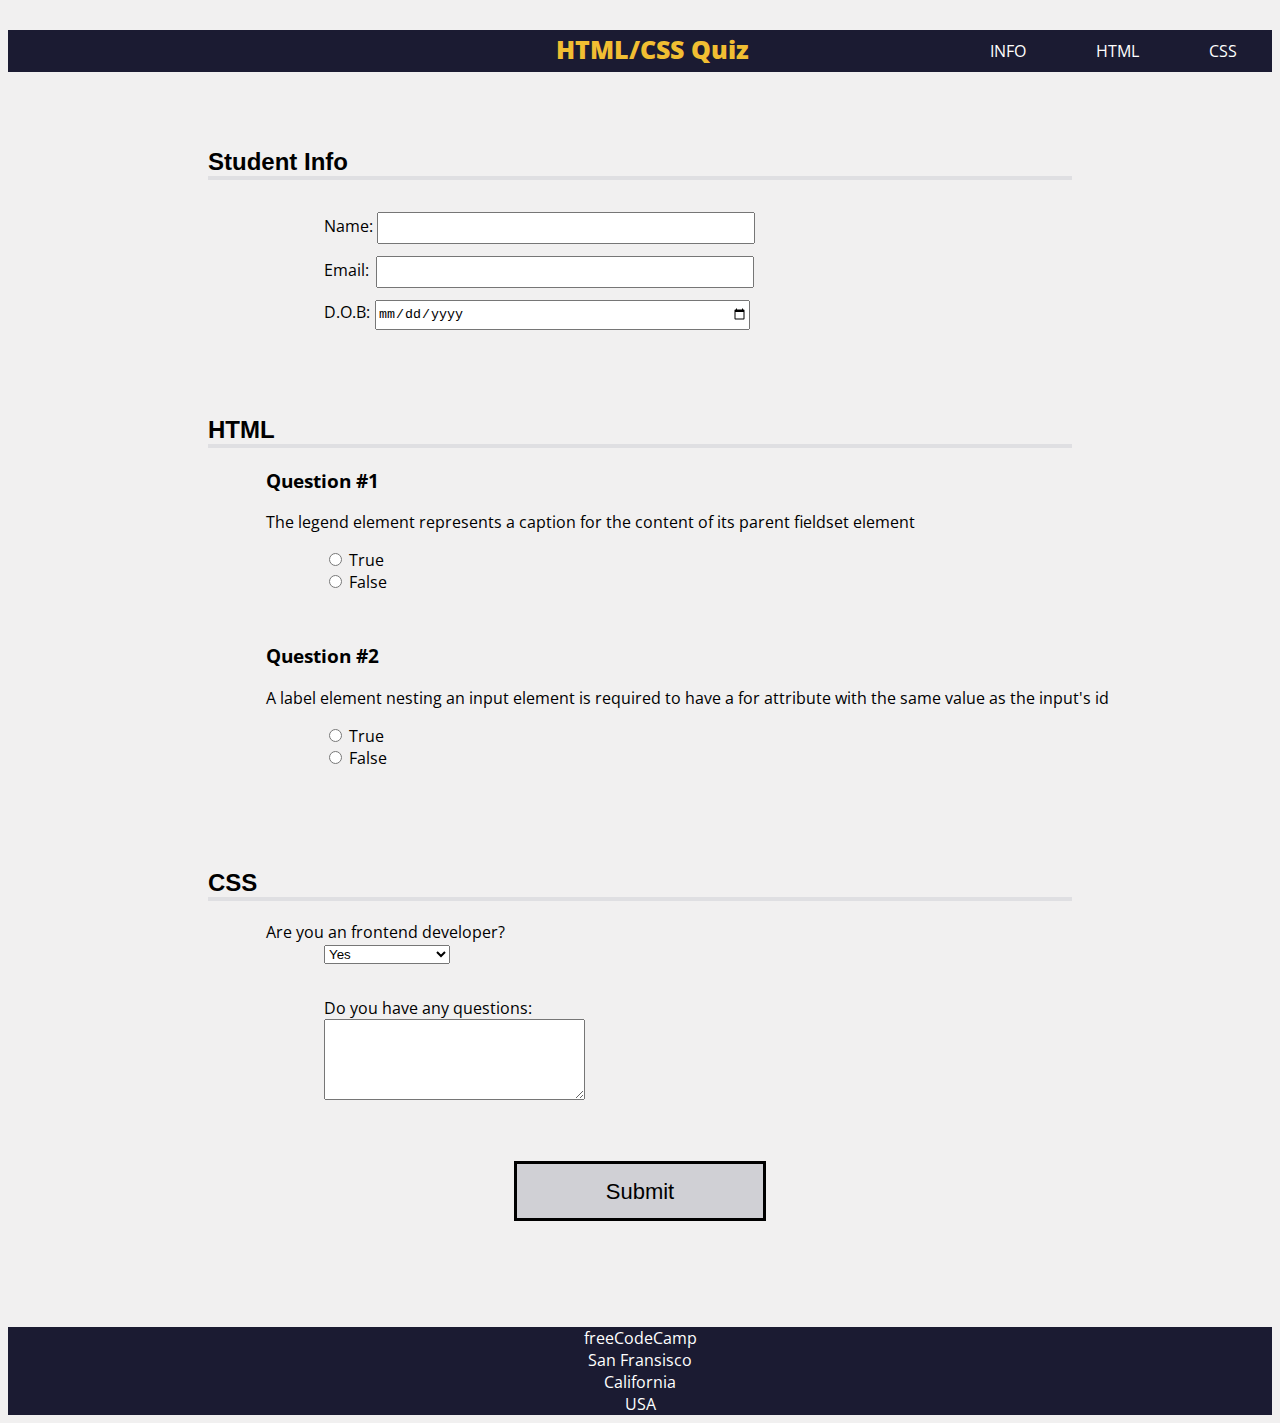
<file: Accessibility using Quiz/index.html>
<!DOCTYPE html>
<html lang="en">
<head>
    <meta charset="UTF-8">
    <meta http-equiv="X-UA-Compatible" content="IE=edge">
    <meta name="viewport" content="width=device-width, initial-scale=1.0">
    <link rel="stylesheet" href="styles.css">
    <link rel="stylesheet" href="https://fonts.googleapis.com/css?family=Open+Sans:400,700,800">
    <title> Accessibility using Quiz </title>
</head>
<body>

    <div class="position-main">
    <h1> <span class="heading">HTML/CSS Quiz</span> </h1>
    <ul>
        <li> <a class="right" href="#css" accesskey="c">CSS</a> </li>
        <li> <a class="right" href="#html" accesskey="h">HTML</a> </li>
        <li> <a class="right" href="#info" accesskey="i">INFO</a> </li>
    </ul>
    </div>

    <div class="student-info">
    <h2 id="info"> Student Info</h2>
    <div class="divider"></div>
    <form action="httpbin.org.get" method="get">
        <label for="name"> Name:
        <input type="text" name="name" id="name">
        </label> <br>
        <label for="email"> Email:
            <input type="email" name="email" id="email">
        </label> <br>
        <label for="dob"> D.O.B:
            <input type="date" name="dob" value="dob" id="dob">
        </label> <br>
    
    </form>
    </div> <br><br><br>

    <div class="html-questions">
        <h2 id="html"> HTML </h2>
        <div class="divider"></div>
        <h3 class="spacing"> Question #1 </h3>
        <p class="spacing"> The legend element represents a caption for the content of its parent fieldset element </p>
        
        <form action="httpbin.org/get" method="get">
            <label for="question-one">
            <input type="radio" name="question-one" id="question-one", value="question-one"> True
            </label> <br>
            <label for="question-two">
                <input type="radio" name="question-two" id="question-two", value="question-two"> False 
            </label>
        </form>
    </div>

    <div class="html-questions">
        <h3 class="spacing" style="margin-top: 50px;"> Question #2 </h3>
        <p class="spacing"> A label element nesting an input element is required to have a for attribute with the same value as the input's id
        </p>
        
        <form action="httpbin.org/get" method="get">
            <label for="question-one">
            <input type="radio" name="question-one" id="question-one", value="question-one"> True
            </label> <br>
            <label for="question-two">
                <input type="radio" name="question-two" id="question-two", value="question-two"> False 
            </label>
        </form>
    </div>

    <div class="css-questions">
        <h2 style="margin-top: 100px;" id="css"> CSS </h2>
        <div class="divider"></div>
        <p class="spacing"> Are you an frontend developer? </p>
        <label for="yes-no">
        <select id="yes-no", value="yes-no", name="yes-no" required>
            <option> Yes </option>
            <option> No </option>
        </select>
        <p> Do you have any questions:</p>
        <textarea name="review" id="review" cols="30" rows="5"></textarea>
        </label>
    </div>

    <input type="submit" value="Submit" id="submit">
<br><br><br>
    <footer>
        <p> freeCodeCamp </p>
        <p> San Fransisco </p>
        <p> California </p>
        <p> USA </p>
    </footer>

</body>
</html>
</file>
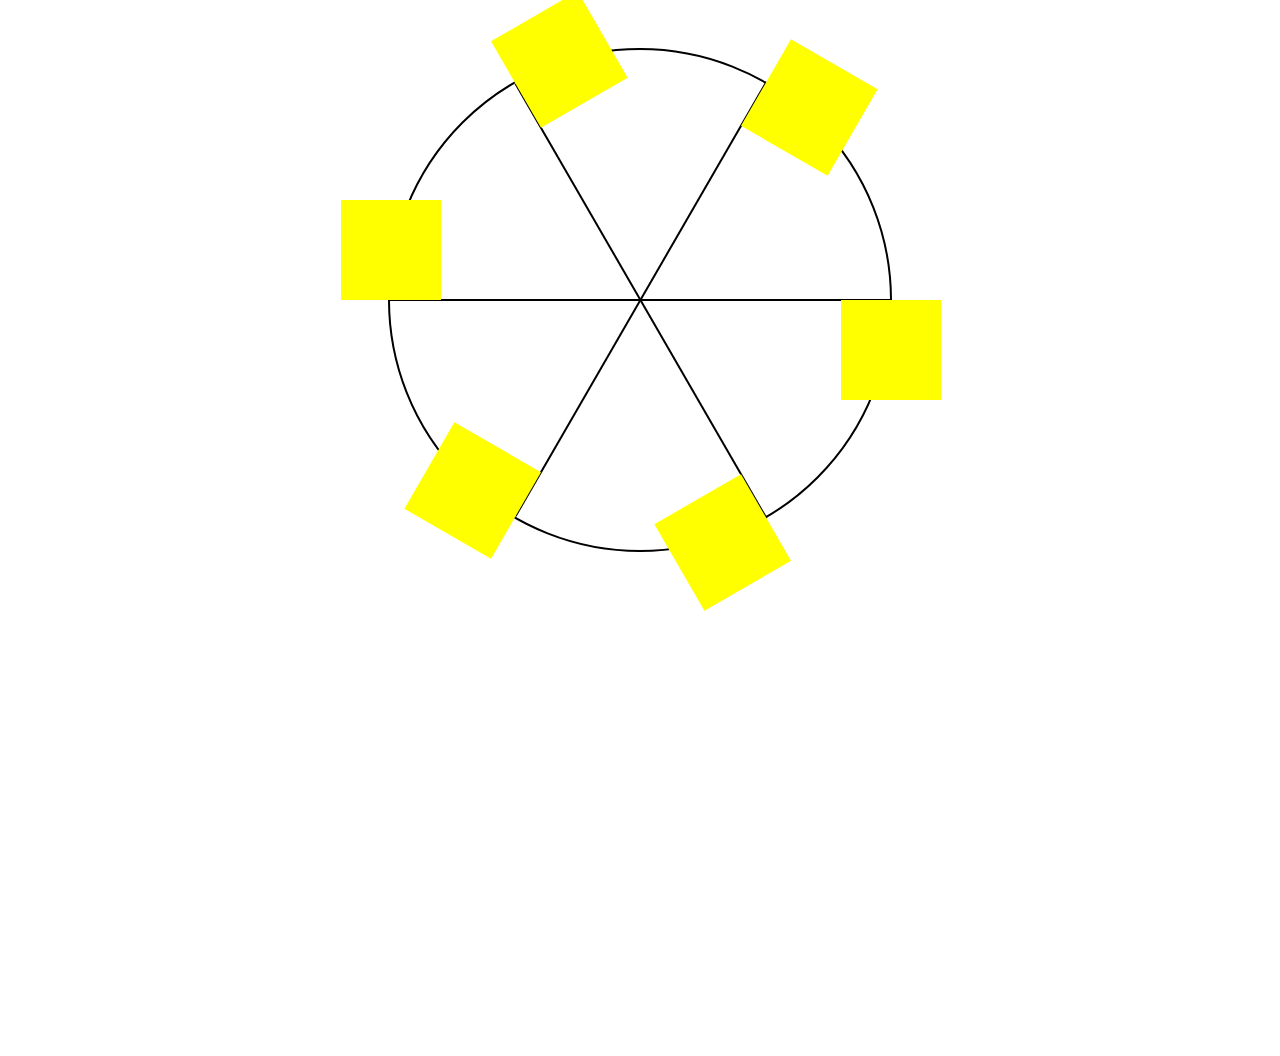
<file: Animation using Ferris Wheel/index.html>
<!DOCTYPE html>
<html lang="en">
<head>
    <meta charset="UTF-8">
    <meta http-equiv="X-UA-Compatible" content="IE=edge">
    <meta name="viewport" content="width=device-width, initial-scale=1.0">
    <link rel="stylesheet" href="styles.css">
    <title> Animation using Ferris Wheel </title>
</head>
<body>
    
    <main>
        <div class="circle">
            <div id="line-1">
                <div id="square-1"></div>
                <div id="square-2"></div>
            </div>
            
            <div id="line-2">
                <div id="square-3"></div>
                <div id="square-4"></div>
            </div>
            <div id="line-3">
                <div id="square-5"></div>
                <div id="square-6"></div>
            </div>
        </div>
    </main>

</body>
</html>
</file>
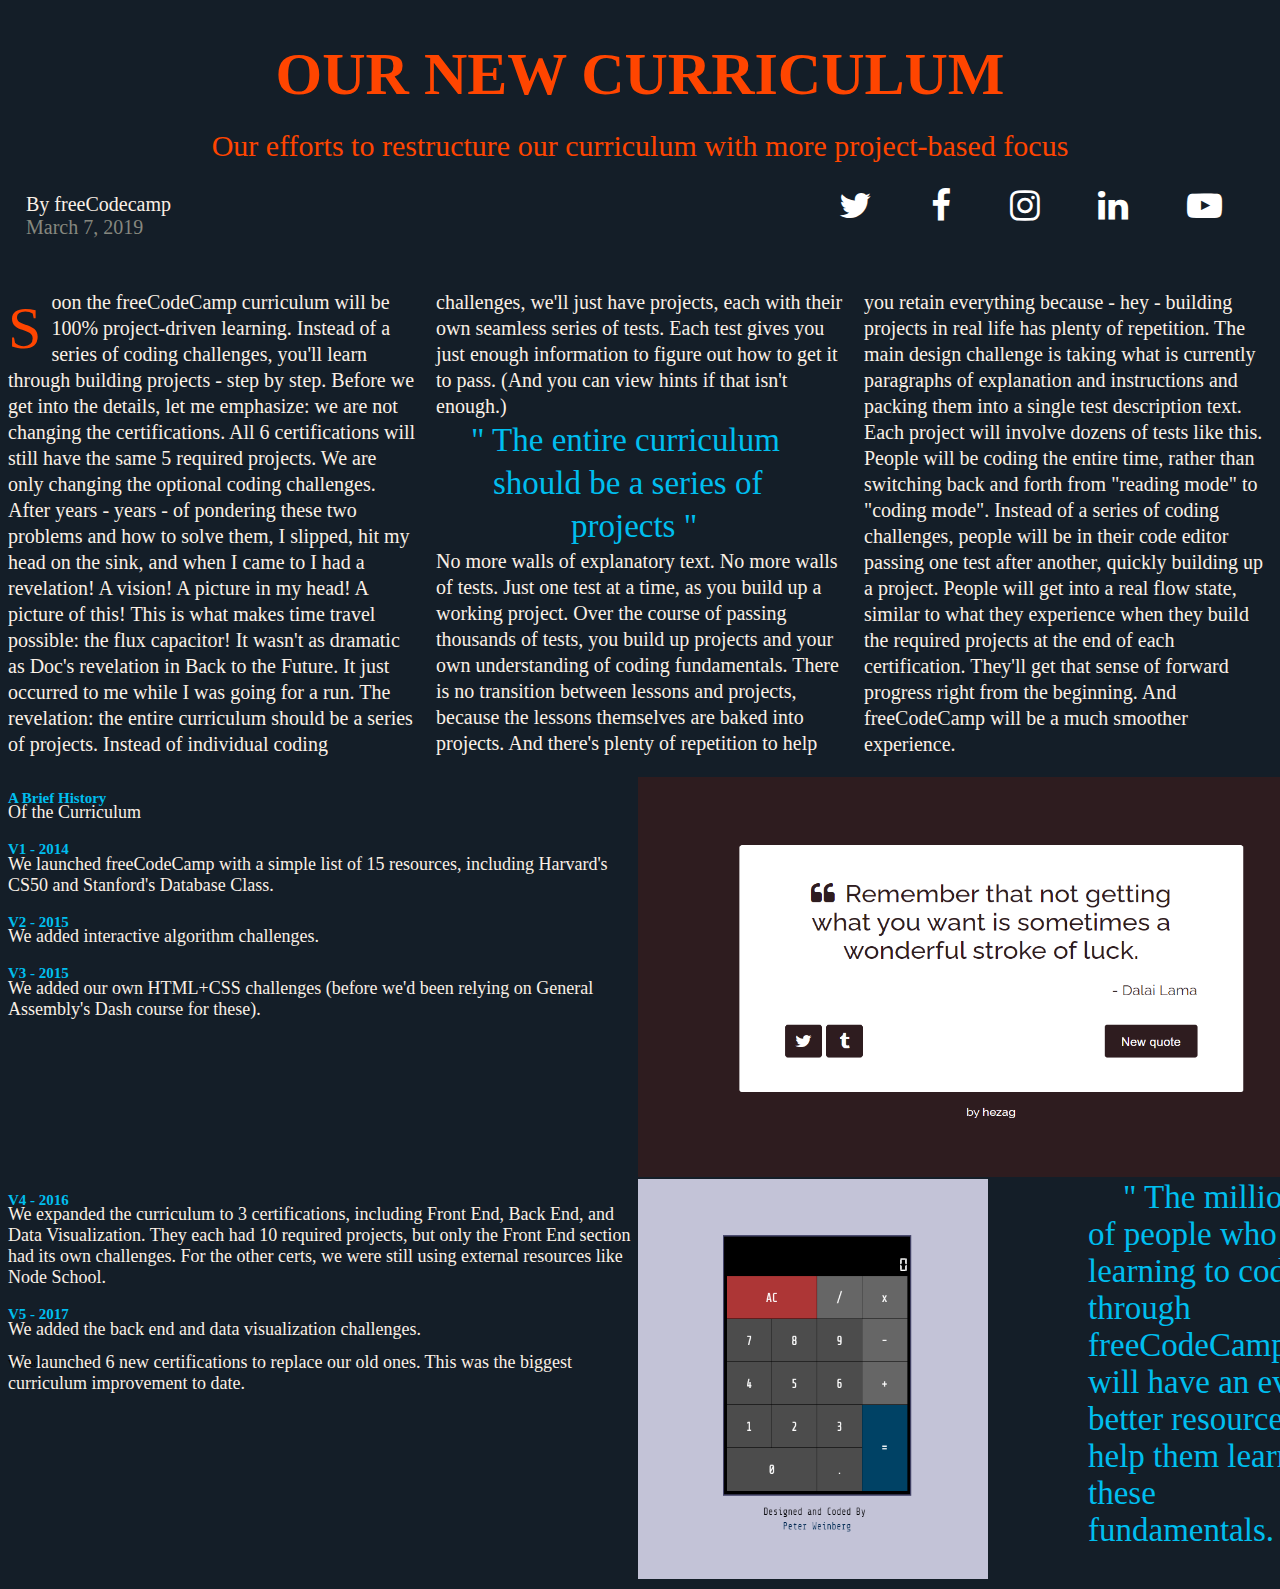
<file: CSS grid by magazine/index.html>
<!DOCTYPE html>
<html lang="en">
<head>
    <meta charset="UTF-8">
    <meta http-equiv="X-UA-Compatible" content="IE=edge">
    <meta name="viewport" content="width=device-width, initial-scale=1.0">
    <link rel="stylesheet" href="styles.css">
    <link rel="stylesheet" href="https://cdnjs.cloudflare.com/ajax/libs/font-awesome/4.7.0/css/font-awesome.min.css">
    <title> Magazine </title>
</head>
<body>

    <!-- <div id="image">
        <img src="../img/freeCodecamp.jpg" alt="freeCodecamp logo">
    </div> -->
    <h1> OUR NEW CURRICULUM </h1>
    <p id="description"> Our efforts to restructure our curriculum with more project-based focus </p>
    <div id="description-2">
        By freeCodecamp <br><span>March 7, 2019</span>
    </div>

    <ul>
        <span class="icons">
        <li> <a href="https://www.twitter.com" target="_blank"> <i class="fa fa-twitter ">  </i> </a> </li>
        <li> <a href="https://www.twitter.com" target="_blank"> <i class="fa fa-facebook"></i> </a> </li>
        <li> <a href="https://www.twitter.com" target="_blank"> <i class="fa fa-instagram"></i> </a> </li>
        <li> <a href="https://www.twitter.com" target="_blank"> <i class="fa fa-linkedin" ></i> </a> </li>
        <li> <a href="https://www.twitter.com" target="_blank"> <i class="fa fa-youtube-play"></i> </a> </li>
        </span>
    </ul>

    <p id="para">Soon the freeCodeCamp curriculum will be 100% project-driven learning. Instead of a series of coding challenges, you'll learn through building projects - step by step. Before we get into the details, let me emphasize: we are not changing the certifications. All 6 certifications will still have the same 5 required projects. We are only changing the optional coding challenges.
        After years - years - of pondering these two problems and how to solve them, I slipped, hit my head on the sink, and when I came to I had a revelation! A vision! A picture in my head! A picture of this! This is what makes time travel possible: the flux capacitor!    
        It wasn't as dramatic as Doc's revelation in Back to the Future. It just occurred to me while I was going for a run. The revelation: the entire curriculum should be a series of projects. Instead of individual coding challenges, we'll just have projects, each with their own seamless series of tests. Each test gives you just enough information to figure out how to get it to pass. (And you can view hints if that isn't enough.) <br>
        <span class="emphasis">" The entire curriculum</span> <br><span class="emphasis emphasis-pos-1"> should be a series of <br></span> <span class="emphasis emphasis-pos-2"> projects " </span> <br>
        No more walls of explanatory text. No more walls of tests. Just one test at a time, as you build up a working project. Over the course of passing thousands of tests, you build up projects and your own understanding of coding fundamentals. There is no transition between lessons and projects, because the lessons themselves are baked into projects. And there's plenty of repetition to help you retain everything because - hey - building projects in real life has plenty of repetition.        
        The main design challenge is taking what is currently paragraphs of explanation and instructions and packing them into a single test description text. Each project will involve dozens of tests like this. People will be coding the entire time, rather than switching back and forth from "reading mode" to "coding mode".
        Instead of a series of coding challenges, people will be in their code editor passing one test after another, quickly building up a project. People will get into a real flow state, similar to what they experience when they build the required projects at the end of each certification. They'll get that sense of forward progress right from the beginning. And freeCodeCamp will be a much smoother experience.
    </p>

    <div class="grid-container">
        <div> <h2 class="color">A Brief History</h2> <p class="margin1 margin-para">Of the Curriculum</p>
        <h2 class="color">V1 - 2014</h2>
        <p class="margin1 margin-para">We launched freeCodeCamp with a simple list of 15 resources, including Harvard's CS50 and Stanford's Database Class.</p>
        <h2 class="color">V2 - 2015</h2>
        <p class="margin1 margin-para">We added interactive algorithm challenges.</p>
        <h2 class="color">V3 - 2015</h2>
        <p class="margin1 margin-para">We added our own HTML+CSS challenges (before we'd been relying on General Assembly's Dash course for these).</p>
        </div>
        <div id="grid-1"> <img src="../img/grid-project-image-1.png" style="width: 700px; height: 400px;"></div>
        <div>
           <h2 class="color"> V4 - 2016 </h2>
           <p class="margin-para margin1"> We expanded the curriculum to 3 certifications, including Front End, Back End, and Data Visualization. They each had 10 required projects, but only the Front End section had its own challenges. For the other certs, we were still using external resources like Node School.</p>
           <h2 class="color"> V5 - 2017 </h2>
           <p class="margin-para margin1"> We added the back end and data visualization challenges.</p>
           <h2 class="color"></h2> V6 - 2018 </h2>
           <p class="margin-para margin1"> We launched 6 new certifications to replace our old ones. This was the biggest curriculum improvement to date.</p>
        </div>
        <div> <img src="../img/grid-project-image-2.png" style="width: 350px; height: 400px;"></div>
        <div> <span class="emphasis">" The millions of people who are learning to code through freeCodeCamp will have an even better resource to help them learn these fundamentals. "</span> </div>
    </div>

</body>
</html>
</file>
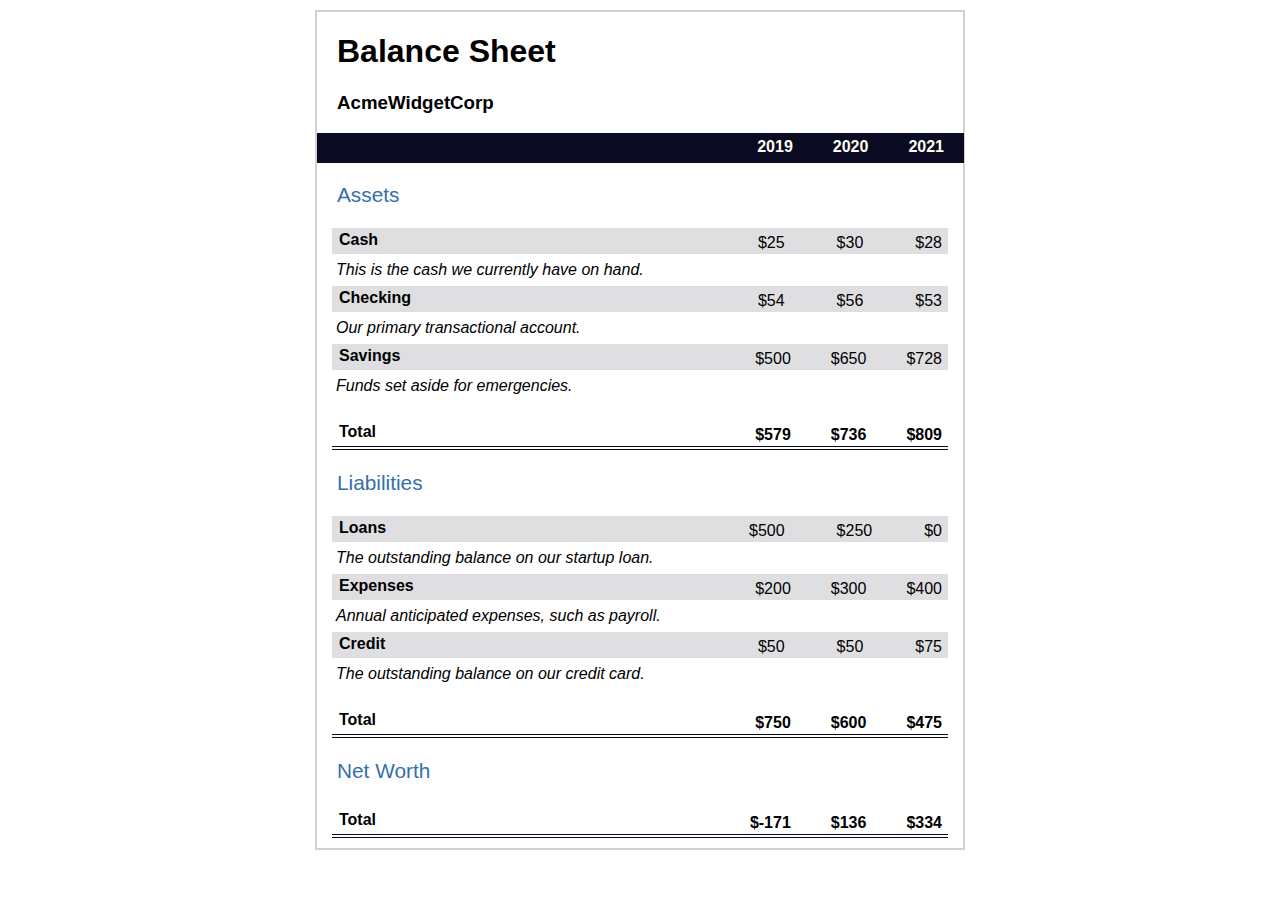
<file: More Pseudo Selectors using Balance Sheet/index.html>
<!DOCTYPE html>
<html lang="en">
<head>
    <meta charset="UTF-8">
    <meta http-equiv="X-UA-Compatible" content="IE=edge">
    <meta name="viewport" content="width=device-width, initial-scale=1.0">
    <link rel="stylesheet" href="https://fonts.googleapis.com/css?family=Open+Sans:400,700,800">
    <link rel="stylesheet" href="styles.css">
    <title> More CSS selectors using Balance Sheet </title>
</head>
<body>
    
    <header>
    <h1> Balance Sheet </h1>
    <h3> AcmeWidgetCorp</h3>
    <nav>
        <ul>
            <li> <strong>2019</strong> </li>
            <li> <strong>2020</strong> </li>
            <li> <strong>2021</strong> </li>
        </ul>
    </nav>
    </header>

    <main>
        
        <section>
        <h3 class="assets"> Assets </h3>
        <p class="coloring margin-class"> <span class="bold">Cash</span> <span class="right">$28</span> <span class="right">$30</span> <span class="right">$25</span> </p>
        <p id="text"> <em> This is the cash we currently have on hand.</em> </p>
        <p class="coloring margin-class"> <span class="bold">Checking</span> <span class="right">$53</span> <span class="right">$56</span> <span class="right">$54</span> </p>
        <p id="text"> <em> Our primary transactional account. </em> </p>
        <p class="coloring margin-class"> <span class="bold">Savings</span> <span class="right-three">$728</span> <span class="right-three">$650</span> <span class="right-three">$500</span> </p>
        <p id="text"> <em> Funds set aside for emergencies. </em> </p>
        <p class="final-element"> <span class="bold">Total</span> <span class="right-three bold">$809</span> <span class="right-three bold">$736</span> <span class="right-three bold">$579</span> </p>
        </section>

        <section>
            <h3 class="assets"> Liabilities </h3>
            <p class="coloring margin-class"> <span class="bold">Loans</span> <span class="right">$0</span> <span class="right">$250</span> <span class="right">$500</span> </p>
            <p id="text"> <em> The outstanding balance on our startup loan.</em> </p>
            <p class="coloring margin-class"> <span class="bold">Expenses</span> <span class="right-three">$400</span> <span class="right-three">$300</span> <span class="right-three">$200</span> </p>
            <p id="text"> <em> Annual anticipated expenses, such as payroll. </em> </p>
            <p class="coloring margin-class"> <span class="bold">Credit</span> <span class="right">$75</span> <span class="right">$50</span> <span class="right">$50</span> </p>
            <p id="text"> <em> The outstanding balance on our credit card. </em> </p>
            <p class="final-element"> <span class="bold">Total</span> <span class="right-three bold">$475</span> <span class="right-three bold">$600</span> <span class="right-three bold">$750</span> </p>
        </section>

        <section>
            <h3 class="assets"> Net Worth </h3>
            <p class="final-element"> <span class="bold">Total</span> <span class="right-three bold">$334</span> <span class="right-three bold">$136</span> <span class="right-three bold">$-171</span> </p>
        </section>
    </main>


</body>
</html>
</file>
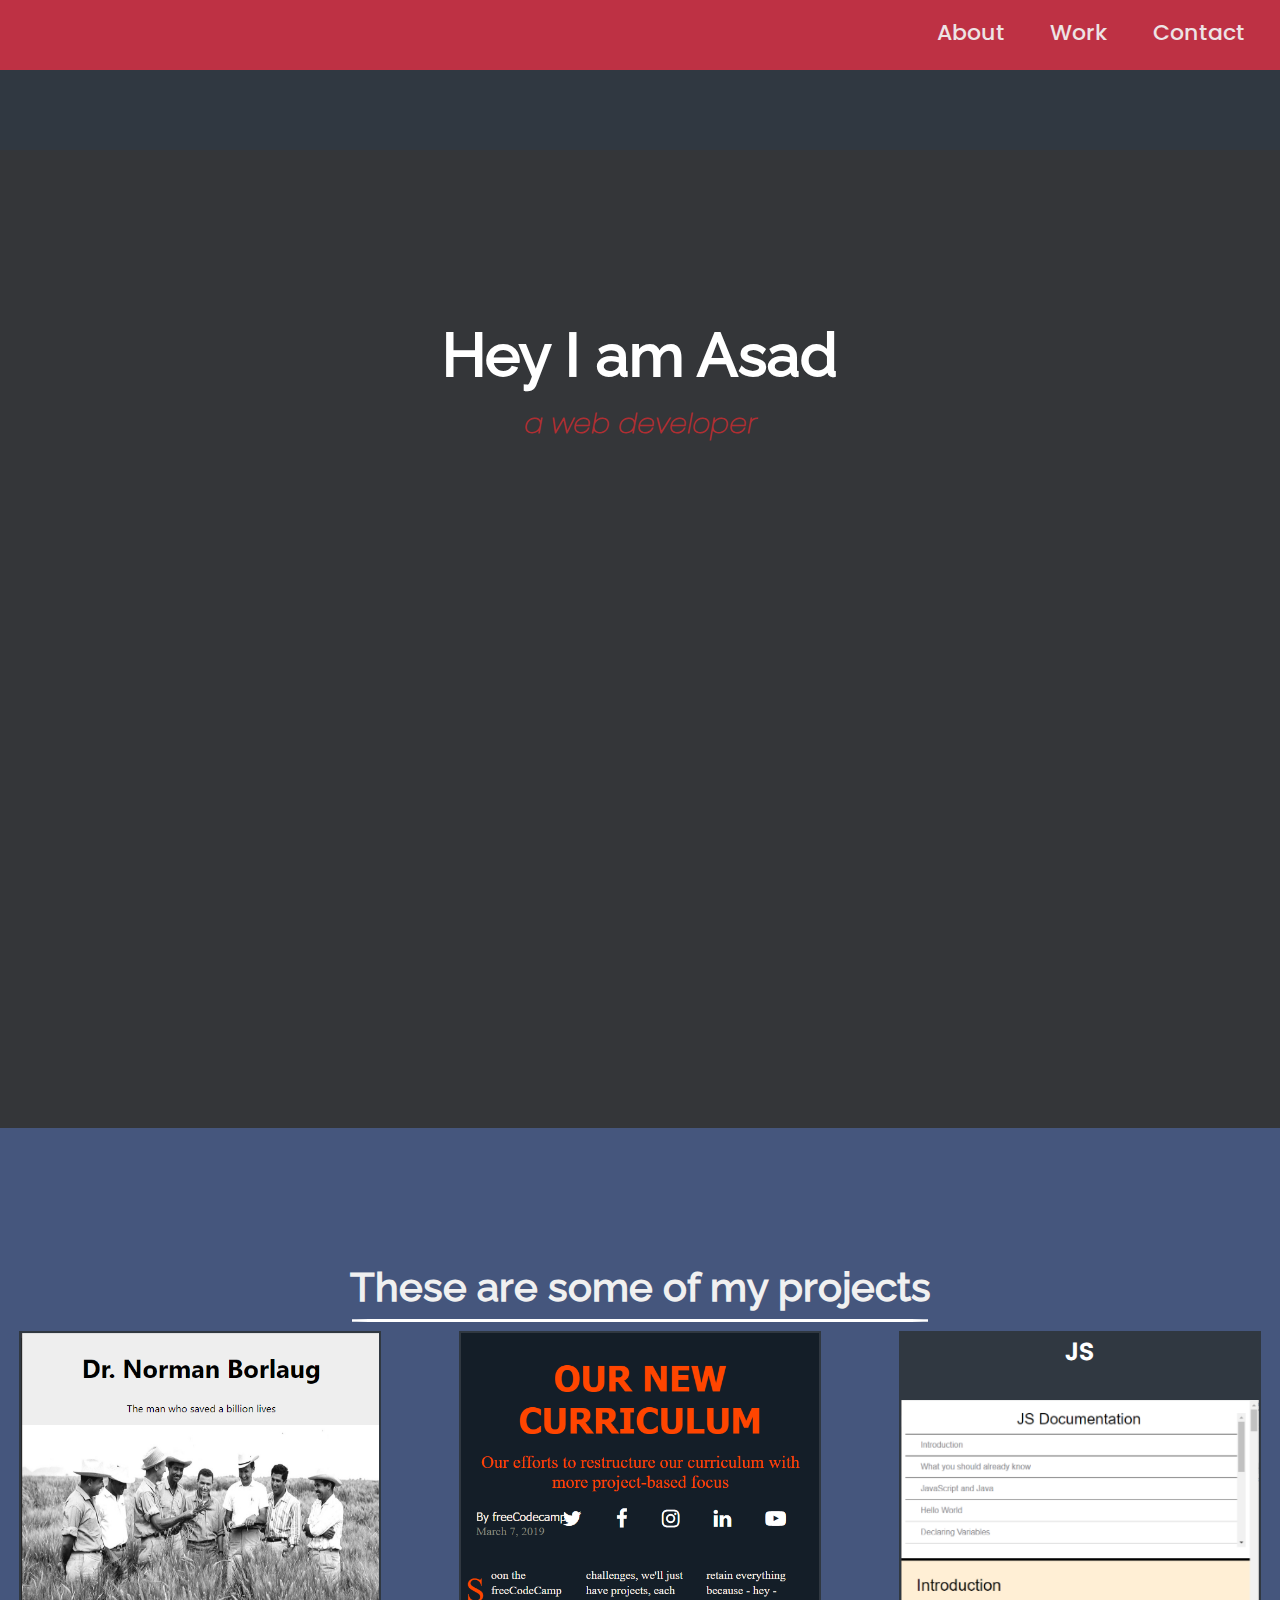
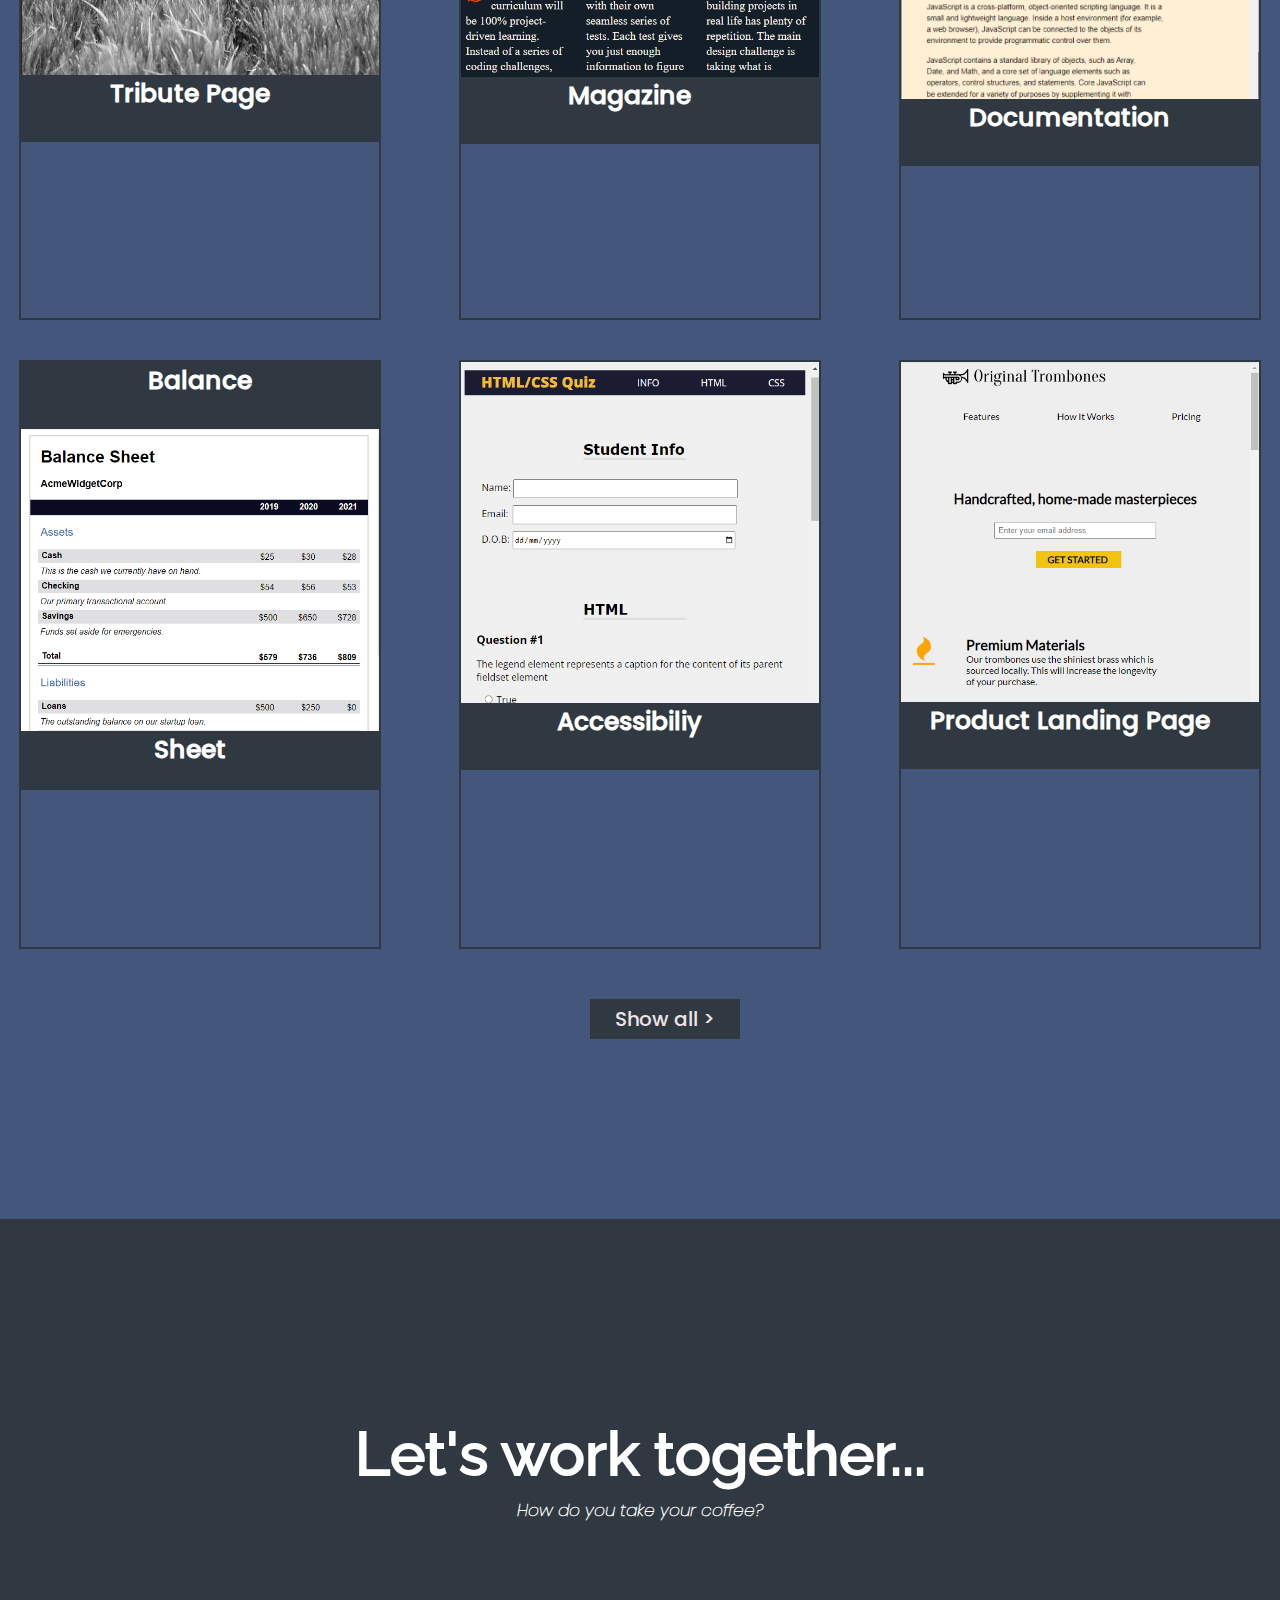
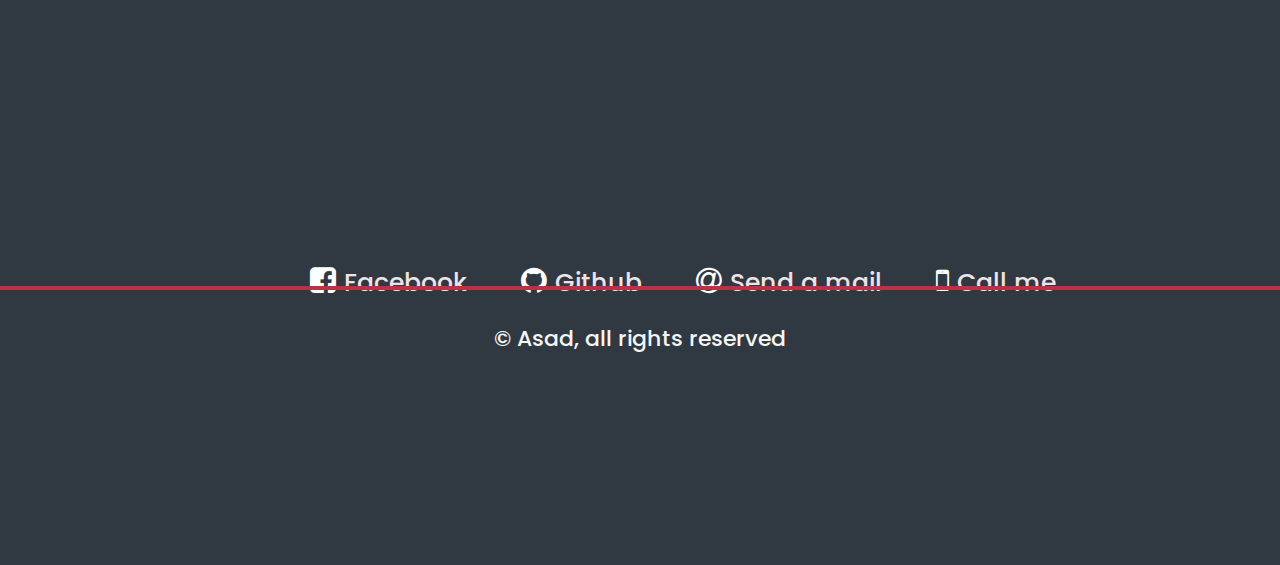
<file: Personal Portfolio Webpage/index.html>
<!DOCTYPE html>
<html lang="en">
<head>
    <meta charset="UTF-8">
    <meta http-equiv="X-UA-Compatible" content="IE=edge">
    <meta name="viewport" content="width=device-width, initial-scale=1.0">
    <link rel="stylesheet" href="https://cdnjs.cloudflare.com/ajax/libs/font-awesome/4.7.0/css/font-awesome.min.css">
    <link rel="stylesheet" href="styles.css">
    <title> Personal Porfolio </title>
</head>

<body>

    <header id="about">
        <nav>
            <ul>
                <li> <a href="#about"> About </a></li>
                <li> <a href="#work"> Work </a></li>
                <li> <a href="#contact"> Contact </a></li>
            </ul>
        </nav>
        <h1> Hey I am Asad</h1> <br>
        <h2> a web developer</h2>
    </header>

    <main id="work">
        
        <h1 id="heading2"> These are some of my projects </h1>
        <div id="divider"></div>
        <br><br><br><br><br><br><br>
        
        <section class="project">
            
            <div class="projects">
                <a href="file:///E:/CSS/CSS%20Projects/Tribute%20Page%20Project/index.html" target="_blank">
                    <img src="img/Project Images/2.png" alt="Tribute Page">
                    <h3 class="base-title text">  <span class="code">&lt;</span> Tribute Page <span class="code"> &#47; &gt;</span></h3>
                </a>           
            </div>

            <div class="projects">
                <a href="file:///E:/CSS/CSS%20Projects/CSS%20grid%20by%20magazine/index.html" target="_blank">
                    <img src="img/Project Images/3.png" alt="Magazine">
                    <h3 class="base-title text"> <span class="code">&lt;</span>  Magazine <span class="code"> &#47; &gt;</span></h3>
                </a>
            </div>

            <div class="projects">
                <a href="file:///E:/CSS/CSS%20Projects/Technical%20Documentation%20project/index.html" target="_blank">
                    <h3 class="top-base-title text"> JS </h3>
                    <img src="img/Project Images/4.png" alt="documentation">
                    <h3 class="base-title2 text"> <span class="code">&lt;</span>  Documentation <span class="code"> &#47; &gt;</span></h3>
                </a>    
            </div>
            
            <div class="projects">
                <a href="file:///E:/CSS/CSS%20Projects/More%20Pseudo%20Selectors%20using%20Balance%20Sheet/index.html" target="_blank">
                    <h3 class="top-base-title text"> Balance </h3>
                    <img src="img/Project Images/5.png" alt="Balance Sheet">
                    <h3 class="base-title3 text"> <span class="code">&lt;</span>  Sheet <span class="code"> &#47; &gt;</span></h3>
                </a>
            </div>

            <div class="projects">
                <a href="file:///E:/CSS/CSS%20Projects/Accessibility%20using%20Quiz/index.html" target="_blank">
                    <img src="img/Project Images/accessibility.png" alt="Accessibiliy using Quiz">
                    <h3 class="base-title4 text"> <span class="code">&lt;</span> Accessibiliy <span class="code"> &#47; &gt;</span></h3> 
                </a>
            </div>

            <div class="projects">
                <a href="file:///E:/CSS/CSS%20Projects/Product%20Landing%20Page/index.html" target="_blank">
                    <img src="img/Project Images/product-landing-page.png" alt="Product Landing Page">
                    <h3 class="base-title4 text"> <span class="code">&lt;</span>  Product Landing Page <span class="code"> &#47; &gt;</span></h3>
                </a>
            </div>
        </section>

        <section>
            <button> <a href="../Projects Gallery/index.html" target="_blank">Show all &gt;</a></button>
        </section>

        <section id="contact">
            <h1> Let's work together...</h1> <br>
            <h2> How do you take your coffee?</h2>
        </section>

        <section>
            <ul>
                <li class="fa fa-facebook-square"> <a href="https://www.facebook.com"> Facebook </a></li>
                <li class="fa fa-github"> <a href=""> Github </a></li>
                <li class="fa fa-at"> <a href="mailto:admin@website.com"> Send a mail </a></li>
                <li class="fa fa-mobile"> <a href="tel:+92"> Call me </a></li>
            </ul>
        </section>

    </main>

        <hr>
        <footer>
           <p> &copy; Asad, all rights reserved</p>
        </footer>

</body>

</html>
</file>
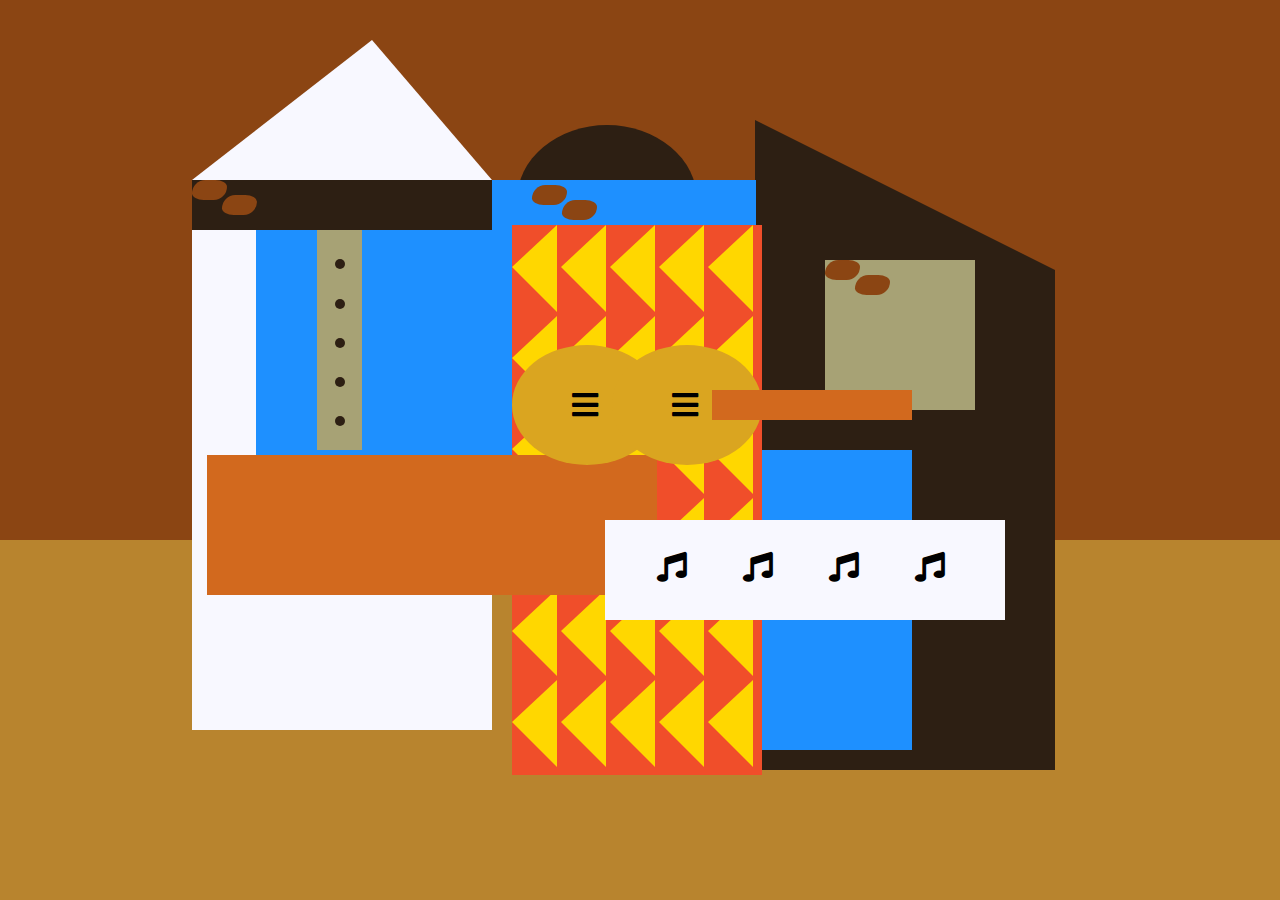
<file: Picasso Painting/index.html>
<!DOCTYPE html>
<html lang="en">
<head>
    <meta charset="UTF-8">
    <meta http-equiv="X-UA-Compatible" content="IE=edge">
    <meta name="viewport" content="width=device-width, initial-scale=1.0">
    <link rel="stylesheet" href="styles.css">
    <link rel="stylesheet" href="https://use.fontawesome.com/releases/v5.8.2/css/all.css">
    <title>Picasso Painting</title>
</head>
<body>
    
    <div id="back-wall"></div>
    <div class="characters">
        <div id="offwhite-character">
            <div id="white-hat"> </div>
            <div id="black-mask"> 
                <div class="eyes left"></div>
                <div class="eyes right"></div>
            </div>
            <div id="gray-instrument"> 
                <div class="black-dot"></div>
                <div class="black-dot"></div>
                <div class="black-dot"></div>
                <div class="black-dot"></div>
                <div class="black-dot"></div>
            </div>
            <div id="tan-table"> </div>  
        </div>

        <div id="black-character">
            <div id="black-hat"> </div>
            <div id="gray-mask"> 
                <div class="eyes left"></div>
                <div class="eyes right"></div>
            </div>
            <div id="white-paper"> 
                <i class="fas fa-music"></i>
                <i class="fas fa-music"></i>
                <i class="fas fa-music"></i>
                <i class="fas fa-music"></i>
            </div>
        </div>
        
        <div class="blue" id="blue-left"></div>
        <div class="blue" id="blue-right"></div>
        <div id="orange-character"> 
            <div id="black-round-hat"> </div>        
            <div id="eyes-div"> 
                <div class="eyes left"> </div>          
                <div class="eyes right"> </div>
            </div>
            <div id="triangles"> 
                <div class="triangle"></div>
                <div class="triangle"></div>
                <div class="triangle"></div>
                <div class="triangle"></div>
                <div class="triangle"></div>
                <div class="triangle"></div>
                <div class="triangle"></div>
                <div class="triangle"></div>
                <div class="triangle"></div>
                <div class="triangle"></div>
                <div class="triangle"></div>
                <div class="triangle"></div>
                <div class="triangle"></div>
                <div class="triangle"></div>
                <div class="triangle"></div>
                <div class="triangle"></div>
                <div class="triangle"></div>
                <div class="triangle"></div>
                <div class="triangle"></div>
                <div class="triangle"></div>
                <div class="triangle"></div>
                <div class="triangle"></div>
                <div class="triangle"></div>
                <div class="triangle"></div>
                <div class="triangle"></div>
                <div class="triangle"></div>
                <div class="triangle"></div>
                <div class="triangle"></div>
                <div class="triangle"></div>
                <div class="triangle"></div>
            </div>
            <div id="guitar"> 
                <div class="guitar" id="guitar-left"> 
                   <i class="fas fa-bars"></i>     
                </div>
                <div class="guitar" id="guitar-right"> 
                    <i class="fas fa-bars"></i>
                </div>
                <div id="guitar-neck"> </div>
            </div>
        </div>

    </div>
    
</body>
</html>
</file>
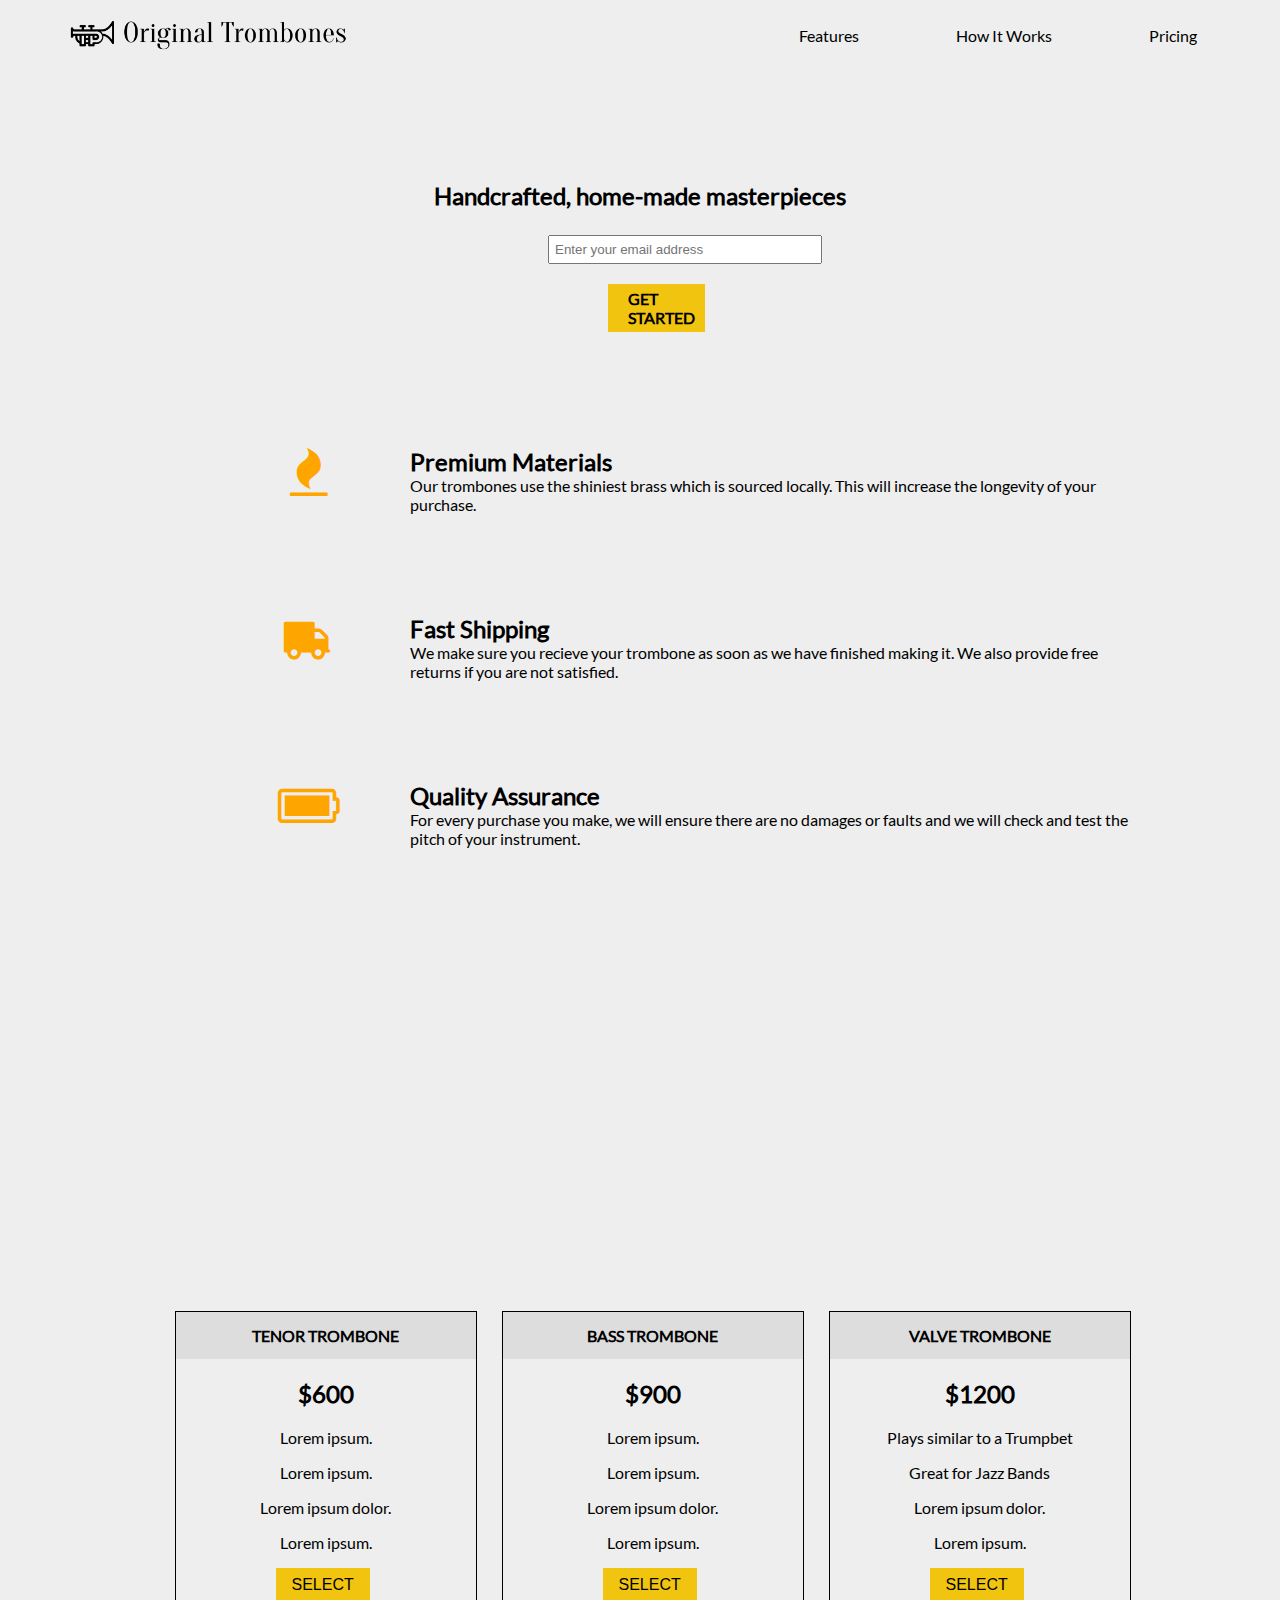
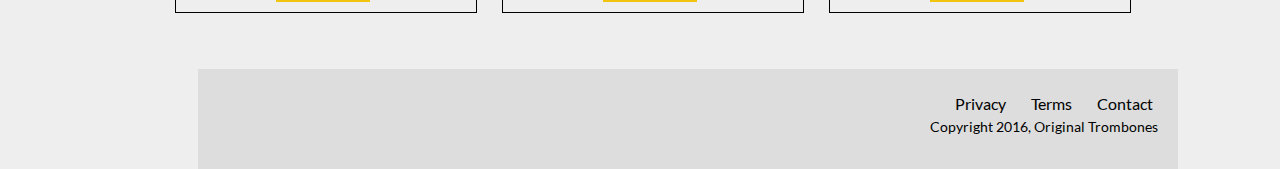
<file: Product Landing Page/index.html>
<!DOCTYPE html>
<html lang="en">
<head>
    <meta charset="UTF-8">
    <meta http-equiv="X-UA-Compatible" content="IE=edge">
    <meta name="viewport" content="width=device-width, initial-scale=1.0">
    <link rel="stylesheet" href="styles.css">
    <link rel="stylesheet" href="https://fonts.googleapis.com/css?family=Open+Sans:400,700,800">
    <link rel="stylesheet" href="https://cdnjs.cloudflare.com/ajax/libs/font-awesome/4.7.0/css/font-awesome.min.css">
    <title> Product Landing Page </title>
</head>
<body>
    


    <header id="header">
        <nav id="nav-bar">
            <img src="img/trombones.png" alt="trombones logo" id="header-img">
            <ul>
                <li> <a  class="nav-link" href="#Features">Features</a> </li>
                <li> <a  class="nav-link" href="#How_It_Works">How It Works</a> </li>
                <li> <a  class="nav-link" href="#Pricing">Pricing</a> </li>
            </ul>
        </nav>
    </header>        

    <main>
        <section>
            <h2 id="first-heading"> Handcrafted, home-made masterpieces</h2>
        
                <input type="email" name="email" id="email" placeholder="Enter your email address"> 
            <h3 id="get-started"> GET STARTED </h3>
        </section>

        <section id="Features">
            <ul class="fa-ul">
                <li> <h2> Premium Materials </h2></li>
                <li> <i class="fa-li fa fa-3x fa-fire"></i> <p>Our trombones use the shiniest brass which is sourced locally. This will increase the longevity of your purchase.</p> </li>                
                <li> <h2> Fast Shipping </h2></li>
                <li> <i class="fa-li fa fa-3x fa-truck fa-flip-horizontal"></i> <p>We make sure you recieve your trombone as soon as we have finished making it. We also provide free returns if you are not satisfied.</p> </li>                
                <li> <h2> Quality Assurance </h2></li>
                <li> <i class="fa-li fa fa-3x fa-battery"></i> <p>For every purchase you make, we will ensure there are no damages or faults and we will check and test the pitch of your instrument.</p> </li>                
            </ul>
        </section>

        <section id="How_It_Works">
            <iframe id="video" width="560" height="315" src="https://www.youtube.com/embed/y8Yv4pnO7qc" title="YouTube video player" frameborder="0" allow="accelerometer; autoplay; clipboard-write; encrypted-media; gyroscope; picture-in-picture" allowfullscreen></iframe>          
        </section>

        <section class="container" id="Pricing">
            <div> 
                <h4> TENOR TROMBONE </h4>
                <h2> $600 </h3>
                <p>Lorem ipsum.</p>
                <p>Lorem ipsum.</p>
                <p>Lorem ipsum dolor.</p>
                <p>Lorem ipsum.</p>
                <input type="submit" value="SELECT">
            </div>
            <div>
                <h4> BASS TROMBONE </h4>
                <h2> $900 </h3>
                <p>Lorem ipsum.</p>
                <p>Lorem ipsum.</p>
                <p>Lorem ipsum dolor.</p>
                <p>Lorem ipsum.</p>
                <input type="submit" value="SELECT">
            </div>
            <div class="containers">
                <h4> VALVE TROMBONE </h4>
                <h2> $1200 </h3>
                <p>Plays similar to a Trumpbet</p>
                <p>Great for Jazz Bands</p>
                <p>Lorem ipsum dolor.</p>
                <p>Lorem ipsum.</p>
                <input type="submit" value="SELECT" id="submmit">
            </div>
        </section>
    </main>
        
    <footer>
        <ul>
            <li>Privacy</li>
            <li>Terms </li>
            <li>Contact</li>
        </ul>
        <p> Copyright 2016, Original Trombones</p>
    </footer>

</body>
</html>
</file>
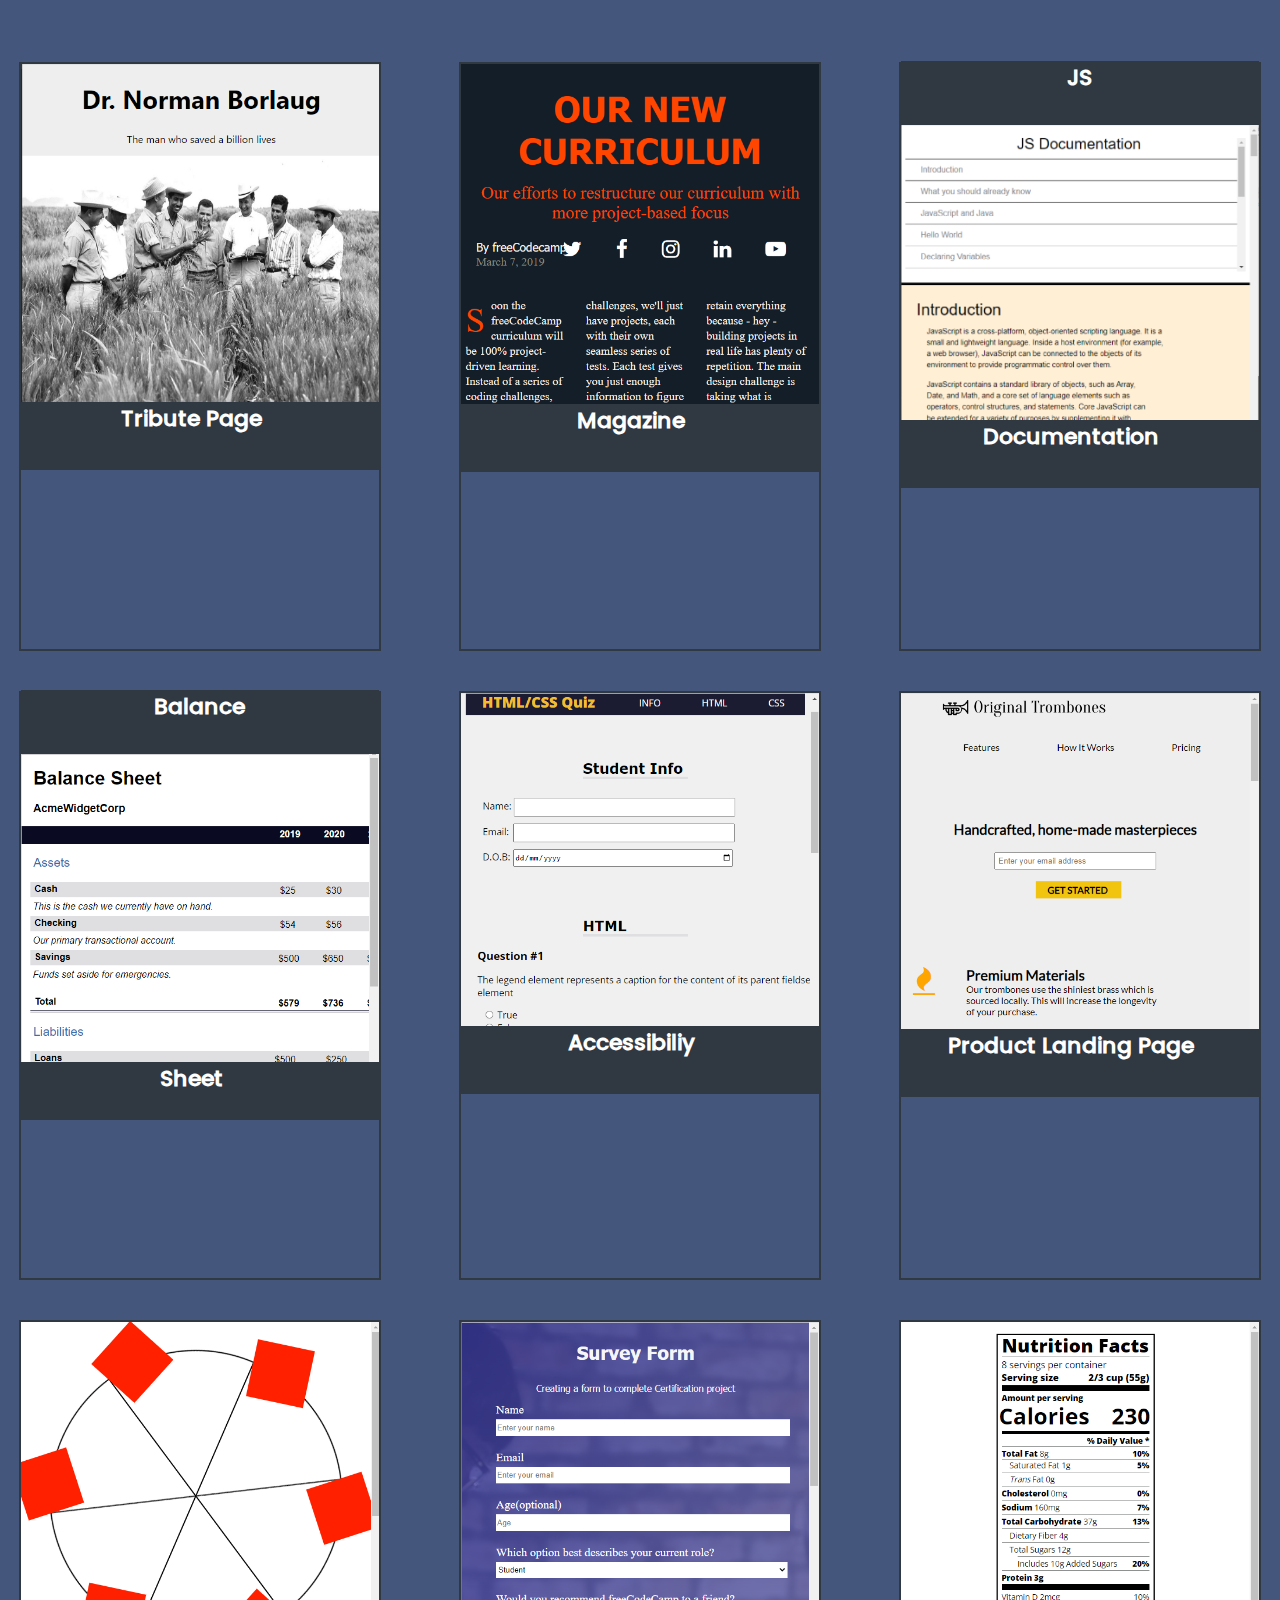
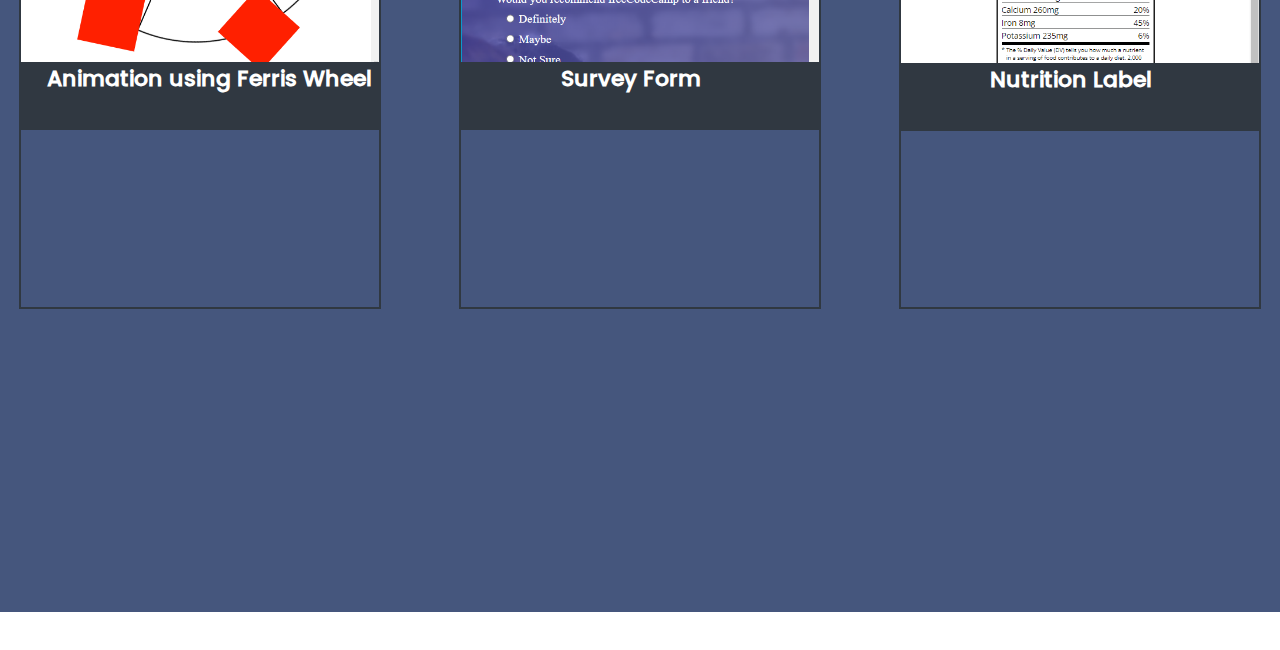
<file: Projects Gallery/index.html>
<!DOCTYPE html>
<html lang="en">
<head>
    <meta charset="UTF-8">
    <meta http-equiv="X-UA-Compatible" content="IE=edge">
    <meta name="viewport" content="width=device-width, initial-scale=1.0">
    <link rel="stylesheet" href="styles.css">
    <title> Projects </title>
</head>
<body>
    
    <main>
        <section class="project">
            
            <div class="projects">
                <a href="file:///E:/CSS/CSS%20Projects/Tribute%20Page%20Project/index.html" target="_blank">
                    <img src="img/Project Images/2.png" alt="Tribute Page">
                    <h3 class="base-title text">  <span class="code">&lt;</span> Tribute Page <span class="code"> &#47; &gt;</span></h3>
                </a>           
            </div>

            <div class="projects">
                <a href="file:///E:/CSS/CSS%20Projects/CSS%20grid%20by%20magazine/index.html" target="_blank">
                    <img src="img/Project Images/3.png" alt="Magazine">
                    <h3 class="base-title text"> <span class="code">&lt;</span>  Magazine <span class="code"> &#47; &gt;</span></h3>
                </a>
            </div>

            <div class="projects">
                <a href="file:///E:/CSS/CSS%20Projects/Technical%20Documentation%20project/index.html" target="_blank">
                    <h3 class="top-base-title text"> JS </h3>
                    <img src="img/Project Images/4.png" alt="documentation">
                    <h3 class="base-title2 text"> <span class="code">&lt;</span>  Documentation <span class="code"> &#47; &gt;</span></h3>
                </a>    
            </div>
            
            <div class="projects">
                <a href="file:///E:/CSS/CSS%20Projects/More%20Pseudo%20Selectors%20using%20Balance%20Sheet/index.html" target="_blank">
                    <h3 class="top-base-title text"> Balance </h3>
                    <img src="img/Project Images/5.png" alt="Balance Sheet">
                    <h3 class="base-title3 text"> <span class="code">&lt;</span>  Sheet <span class="code"> &#47; &gt;</span></h3>
                </a>
            </div>

            <div class="projects">
                <a href="file:///E:/CSS/CSS%20Projects/Accessibility%20using%20Quiz/index.html" target="_blank">
                    <img src="img/Project Images/accessibility.png" alt="Accessibiliy using Quiz">
                    <h3 class="base-title4 text"> <span class="code">&lt;</span> Accessibiliy <span class="code"> &#47; &gt;</span></h3> 
                </a>
            </div>

            <div class="projects">
                <a href="file:///E:/CSS/CSS%20Projects/Product%20Landing%20Page/index.html" target="_blank">
                    <img src="img/Project Images/product-landing-page.png" alt="Product Landing Page">
                    <h3 class="base-title4 text"> <span class="code">&lt;</span>  Product Landing Page <span class="code"> &#47; &gt;</span></h3>
                </a>
            </div>

            <div class="projects">
                <a href="file:///E:/CSS/CSS%20Projects/Animation%20using%20Ferris%20Wheel/index.html" target="_blank">
                    <img src="img/Project Images/ferris wheel.png" alt="Animation using Ferris Wheel">
                    <h3 class="base-title text">  <span class="code">&lt;</span> Animation using Ferris Wheel <span class="code"> &#47; &gt;</span></h3>
                </a>           
            </div>

            <div class="projects">
                <a href="file:///E:/CSS/CSS%20Projects/Survey%20Form%20Project/index.html" target="_blank">
                    <img src="img/Project Images/survey form.png" alt="Survey Form">
                    <h3 class="base-title text">  <span class="code">&lt;</span> Survey Form <span class="code"> &#47; &gt;</span></h3>
                </a>           
            </div>

            <div class="projects">
                <a href="file:///E:/CSS/CSS%20Projects/Typography%20Using%20Nutrition%20Label/index.html" target="_blank">
                    <img src="img/Project Images/nutrition label.png" alt="Nutrition Label">
                    <h3 class="base-title text">  <span class="code">&lt;</span> Nutrition Label <span class="code"> &#47; &gt;</span></h3>
                </a>           
            </div>


        </section>

    </main>

</body>
</html>
</file>
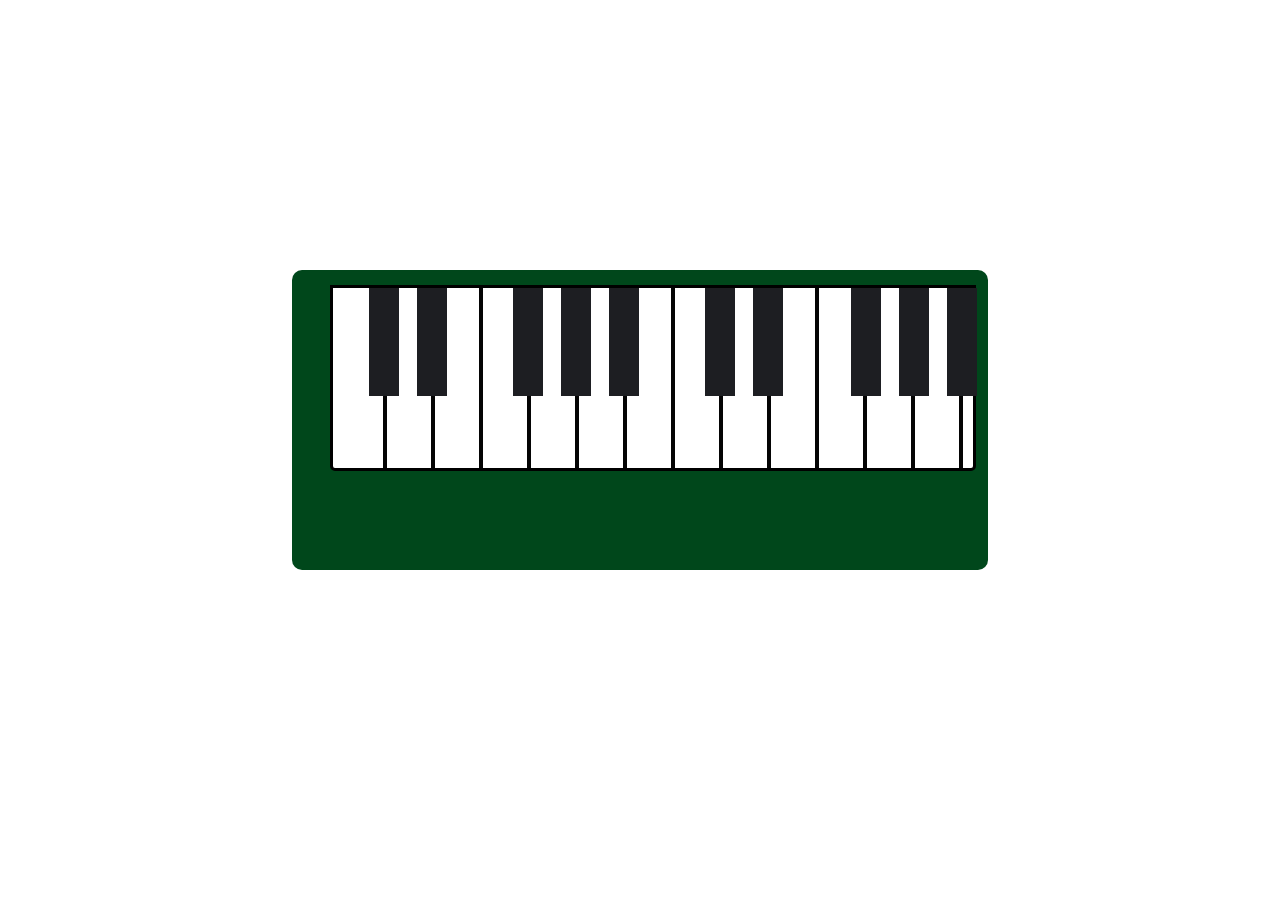
<file: Responsive Web Desing by Building a Piano/index.html>
<!DOCTYPE html>
<html lang="en">
<head>
    <meta charset="UTF-8">
    <meta http-equiv="X-UA-Compatible" content="IE=edge">
    <meta name="viewport" content="width=device-width, initial-scale=1.0">
    <link rel="stylesheet" href="styles.css">
    <title> Piano Project </title>
</head>
<body>
    
    <div id="green">
        <div id="white">
            <div class="stripes">
                <div class="button"></div>
            </div>
            <div class="stripes"></div>
            <div class="stripes"></div>
            <div class="stripes"></div>
            <div class="stripes"></div>
            <div class="stripes"></div>
            <div class="stripes"></div>
            <div class="stripes"></div>
            <div class="stripes"></div>
            <div class="stripes"></div>
            <div class="stripes"></div>
            <div class="stripes"></div>
            <div class="stripes"></div>
            
            
             <span id="button1"></span> 
             <span id="button2"></span> 
             <span id="button3"></span> 
             <span id="button4"></span> 
             <span id="button5"></span> 
             <span id="button6"></span> 
             <span id="button7"></span> 
             <span id="button8"></span> 
             <span id="button9" ></span> 
             <span id="button10"></span> 
            
        </div>
        
         <!-- <div class="buttons"></div> -->
        <!-- <div class="buttons"></div>
        <div class="buttons"></div> -->
        <!--<div class="buttons"></div>
        <div class="buttons"></div>
        <div class="buttons"></div>
        <div class="buttons"></div>
        <div class="buttons"></div>
        <div class="buttons"></div> -->
    </div>


</body>
</html>
</file>
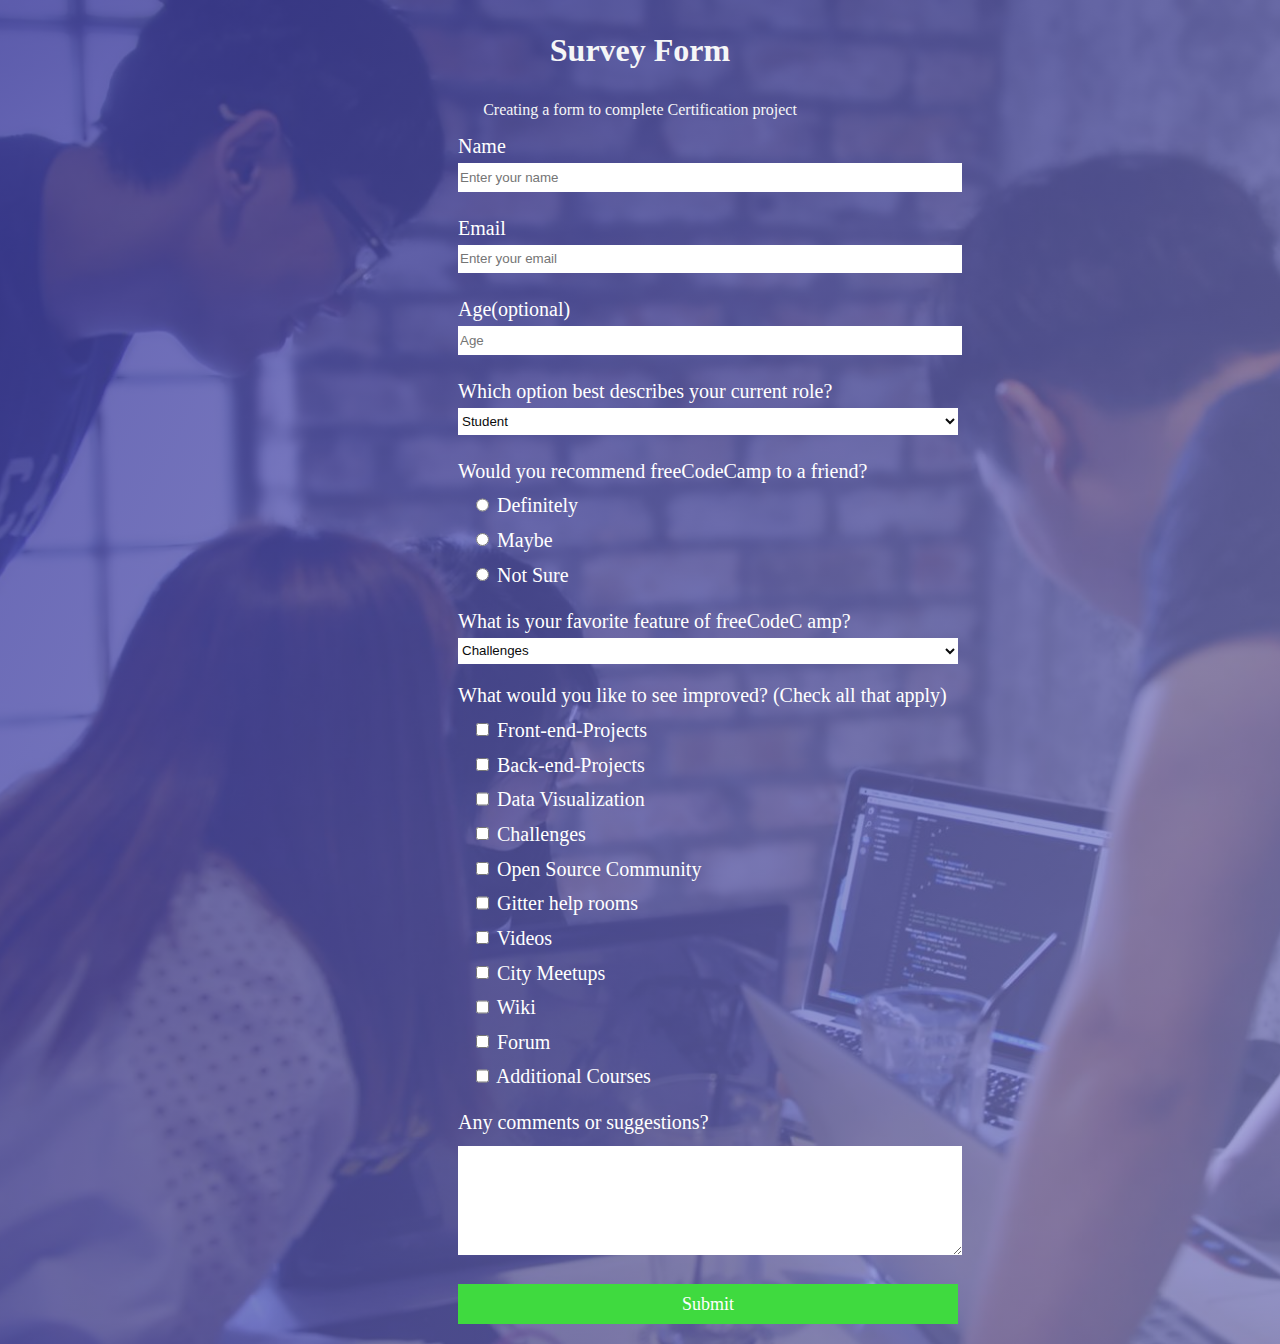
<file: Survey Form Project/index.html>
<!DOCTYPE html>
<html>
<head>  
  <meta charset="UTF-8">
  <meta name="viewport" content="width=device-width, initial-scale=1.0">
  <link rel="stylesheet" href="styles.css">
  <title> Survey Form </title>
</head>

<body>
  
  <h1 id="title"> Survey Form </h1>
  <p id="description"> Creating a form to complete Certification project </p>
  
  
  <form id="survey-form">

    <label for="name"> <label class="positioning">Name </label> <br> 
    <input type="text" name="name" id="name" placeholder="Enter your name"required>
    </label> <br>

    <label for="email"> <label class="positioning">Email </label> <br>
    <input type="email" name="email" id="email" placeholder="Enter your email"required>
    </label> <br>

    <label for="number"> <label class="positioning">Age(optional) </label> <br>
    <input type="number" name="number" id="number" min="10" max="99" placeholder="Age" required>
    </label> <br>

    <label for="dropdown"> <label class="positioning">Which option best describes your current role?</label> <br>
    <select name="dropdown" id="dropdown" placeholder="Select current role" value="dropdown" required>
      <option> Student </option>
      <option> Full Time Job </option>
      <option> Full Time Learner </option>
      <option> Other </option>
    </select>
    </label> <br>

<label class="positioning">Would you recommend freeCodeCamp to a friend? </label> <br>
  <label for="definitely" class="new-position">
  <input type="radio" name="review" id="definitely" value="definitely" class="inline"/> Definitely
  </label> <br>
  <label for="maybe" class="new-position"> 
  <input type="radio" name="review" id="maybe" value="maybe" class="inline"/> Maybe
  </label> <br>
  <label for="not-sure" class="new-position">
  <input type="radio" name="review" id="not-sure" value="not-sure" class="inline"/> Not Sure
  </label> <br> <br>

  <label class="positioning">What is your favorite feature of freeCodeC</label> amp?
<label for="feature"> <br>
    <select name="feature" id="feature" placeholder="Select an option" value="feature" required>
      <option> Challenges </option>
      <option> Projects </option>
      <option> Community </option>
      <option> Open source </option>
    </select>
    </label> <br>

 <label class="positioning">What would you like to see improved? (Check all that apply) </label> <br>
<label for="front-end" class="new-position">
  <input type="checkbox" name="improve" id="front-end" value="front-end" class="inline"> Front-end-Projects
  </label> <br>
<label for="back-end" class="new-position">
  <input type="checkbox" name="improve" id="back-end" value="back-end" class="inline"> Back-end-Projects
  </label> <br>
<label for="data-visualization" class="new-position">
  <input type="checkbox" name="improve" id="data-visualization" value="data-visualization" class="inline"> Data Visualization
  </label> <br>
<label for="challenges" class="new-position">
  <input type="checkbox" name="improve" id="challenges" value="challenges" class="inline"> Challenges
  </label> <br>
<label for="community" class="new-position">
  <input type="checkbox" name="improve" id="community" value="community" class="inline"> Open Source Community
  </label> <br>
<label for="gitter-help-rooms" class="new-position">
  <input type="checkbox" name="improve" id="gitter-help-rooms" value="gitter-help-rooms" class="inline"> Gitter help rooms
  </label> <br>
<label for="videos" class="new-position">
  <input type="checkbox" name="improve" id="videos" value="videos" class="inline"> Videos
  </label> <br>
<label for="city-meetups" class="new-position">
  <input type="checkbox" name="improve" id="city-meeetups" value="city-meetups" class="inline"> City Meetups
  </label> <br>
<label for="wiki" class="new-position">
  <input type="checkbox" name="improve" id="wiki" value="wiki" class="inline"> Wiki
  </label> <br>
<label for="forum" class="new-position">
  <input type="checkbox" name="improve" id="forum" value="forum" class="inline"> Forum
  </label> <br>
<label for="courses" class="new-position">
  <input type="checkbox" name="improve" id="courses" value="courses" class="inline"> Additional Courses
  </label> <br> <br>
  
  <label for="comments"> <label class="positioning">Any comments or suggestions? </label> <br>
  <textarea placeholder="Enter your comment here..." id="comments" name="comments" rows="7" cols="40"> </textarea>
  </label> <br>

  <label for="submit"> 
    <input type="submit" name="submit" id="submit" value="Submit">
  </label> <br>

  </form>

</body>  
</html>
</file>
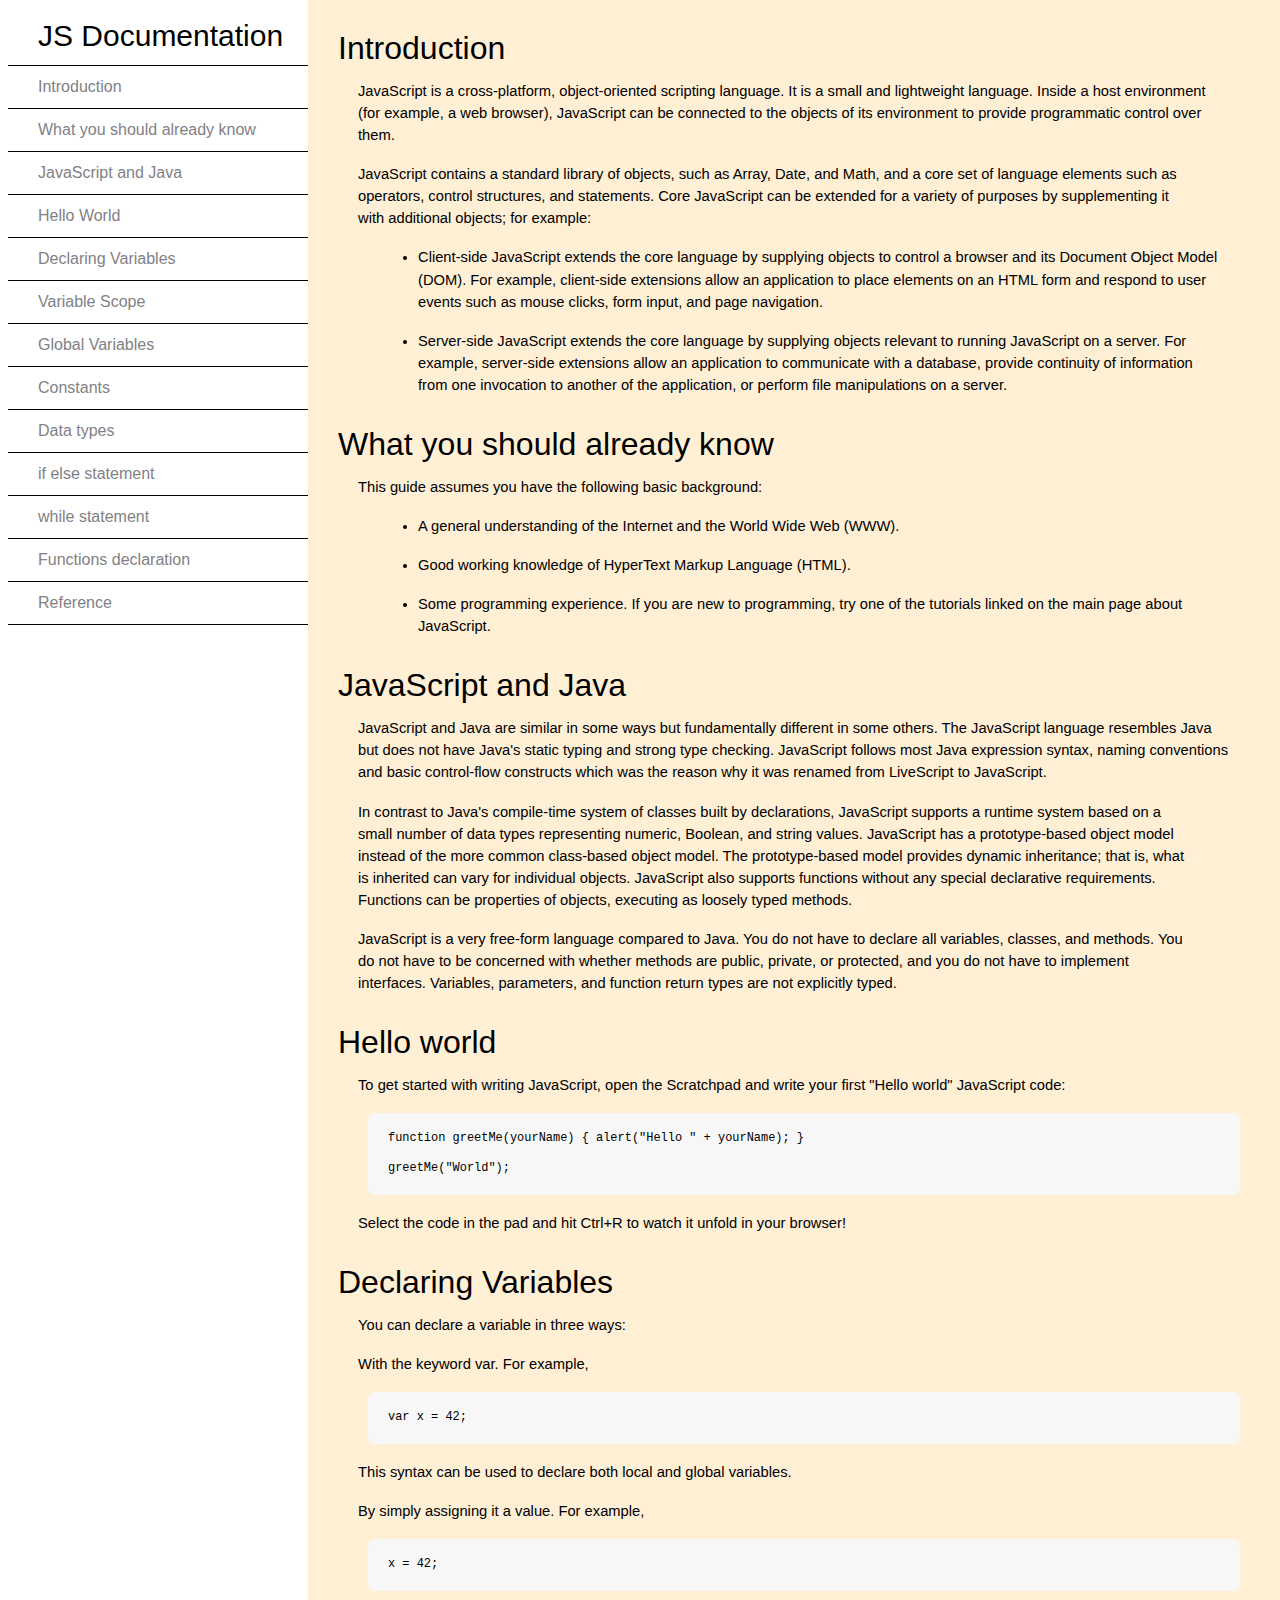
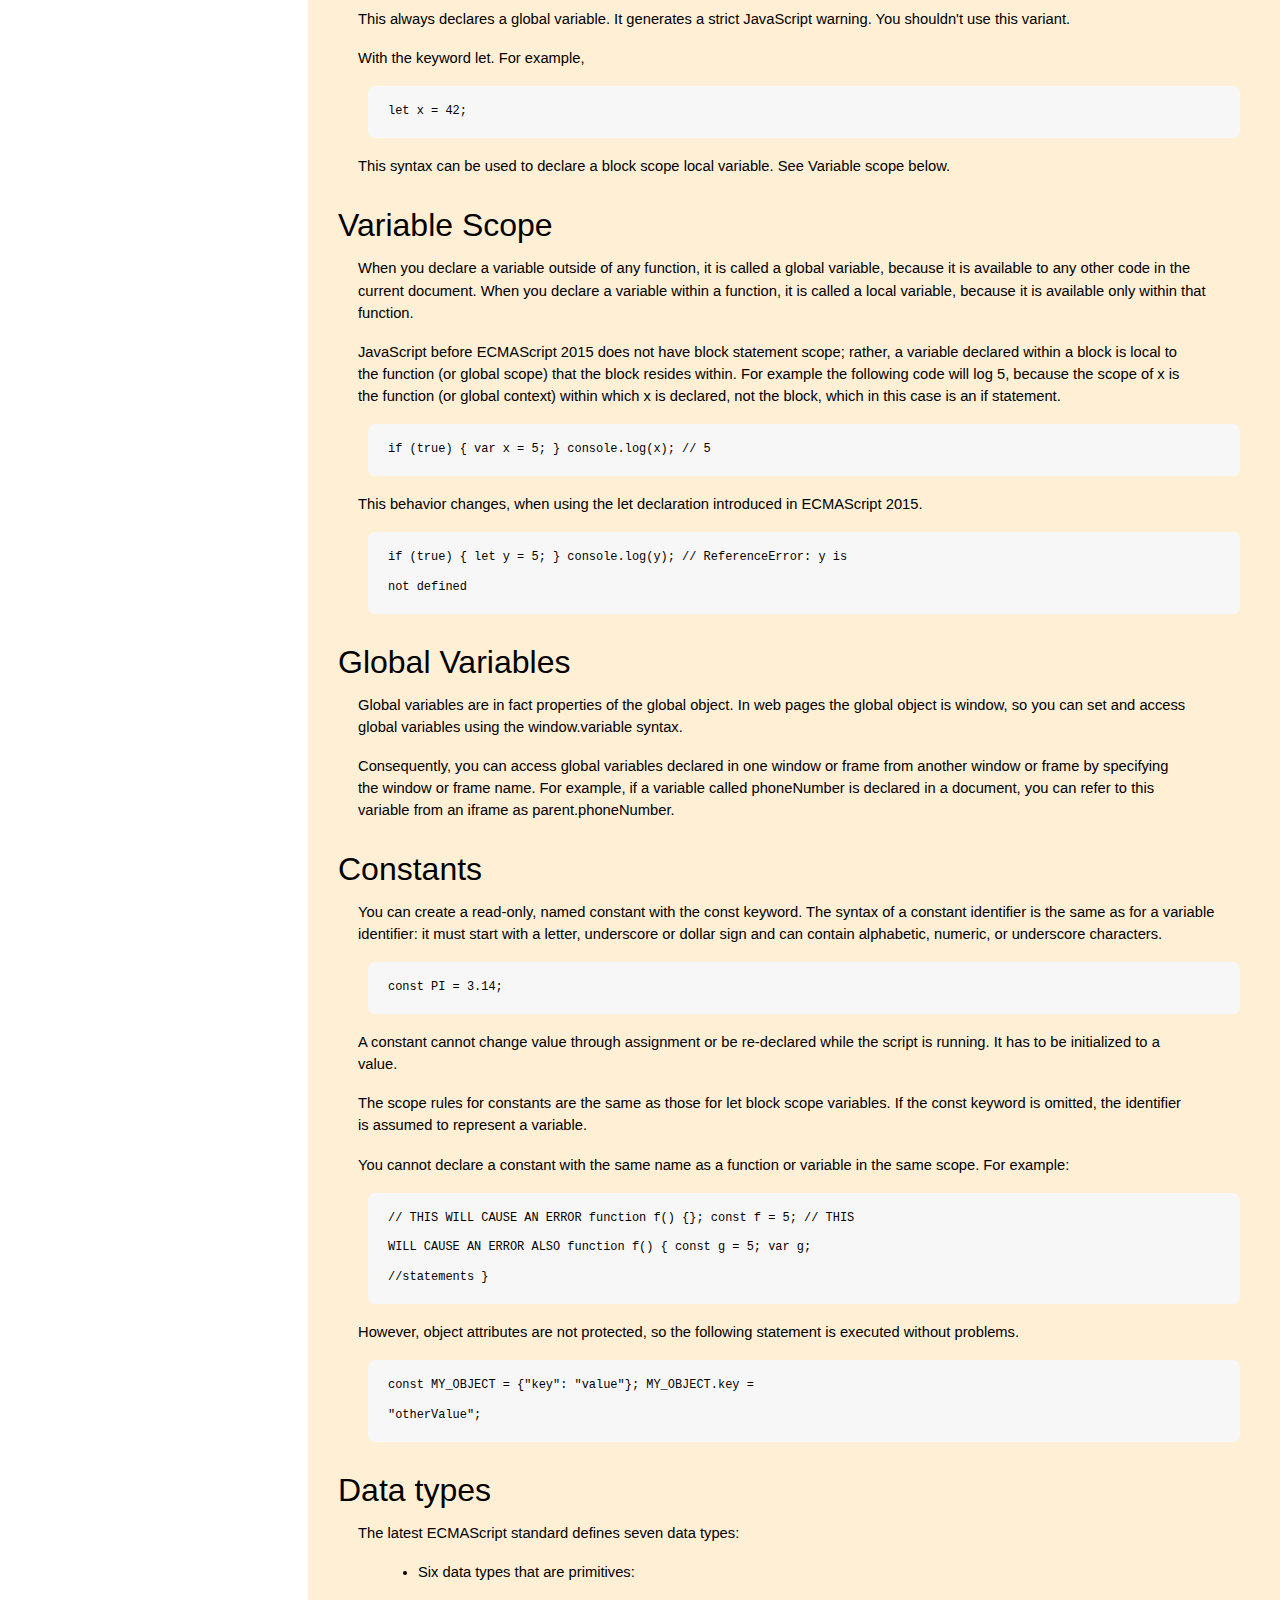
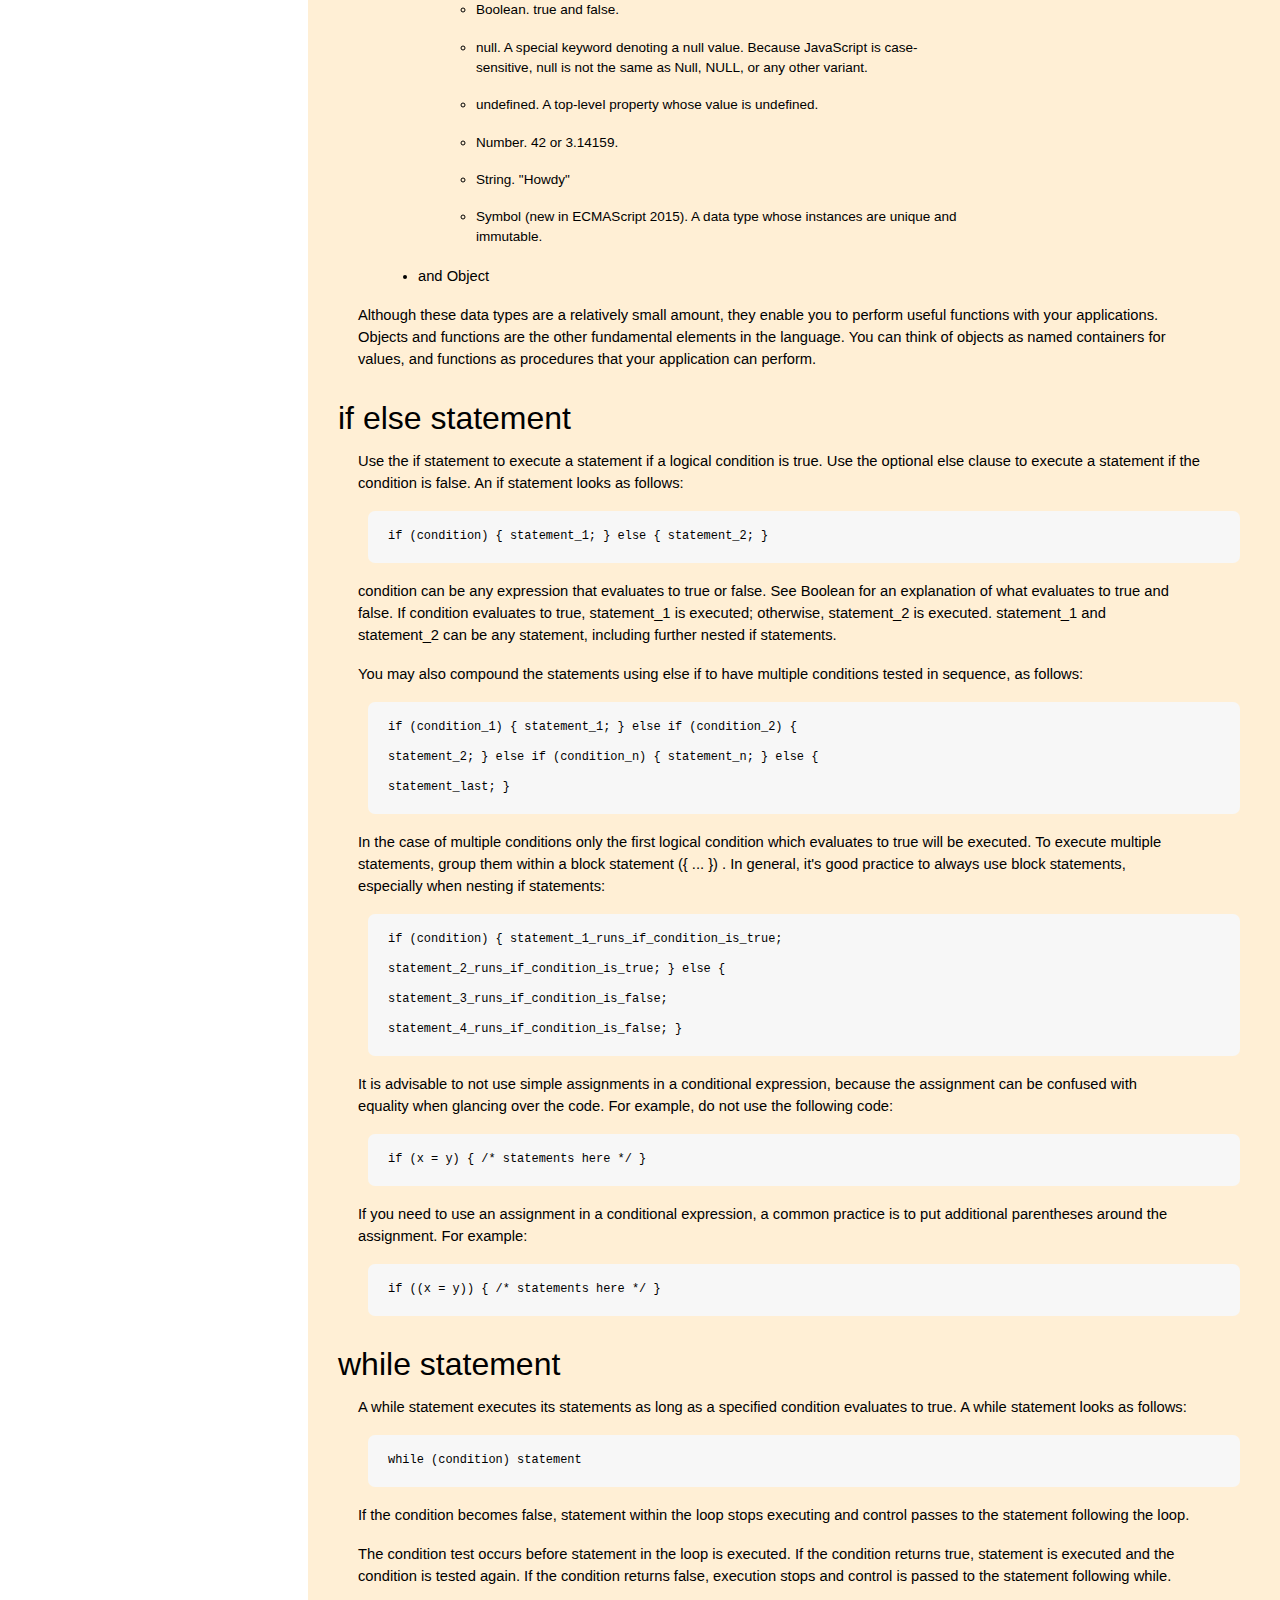
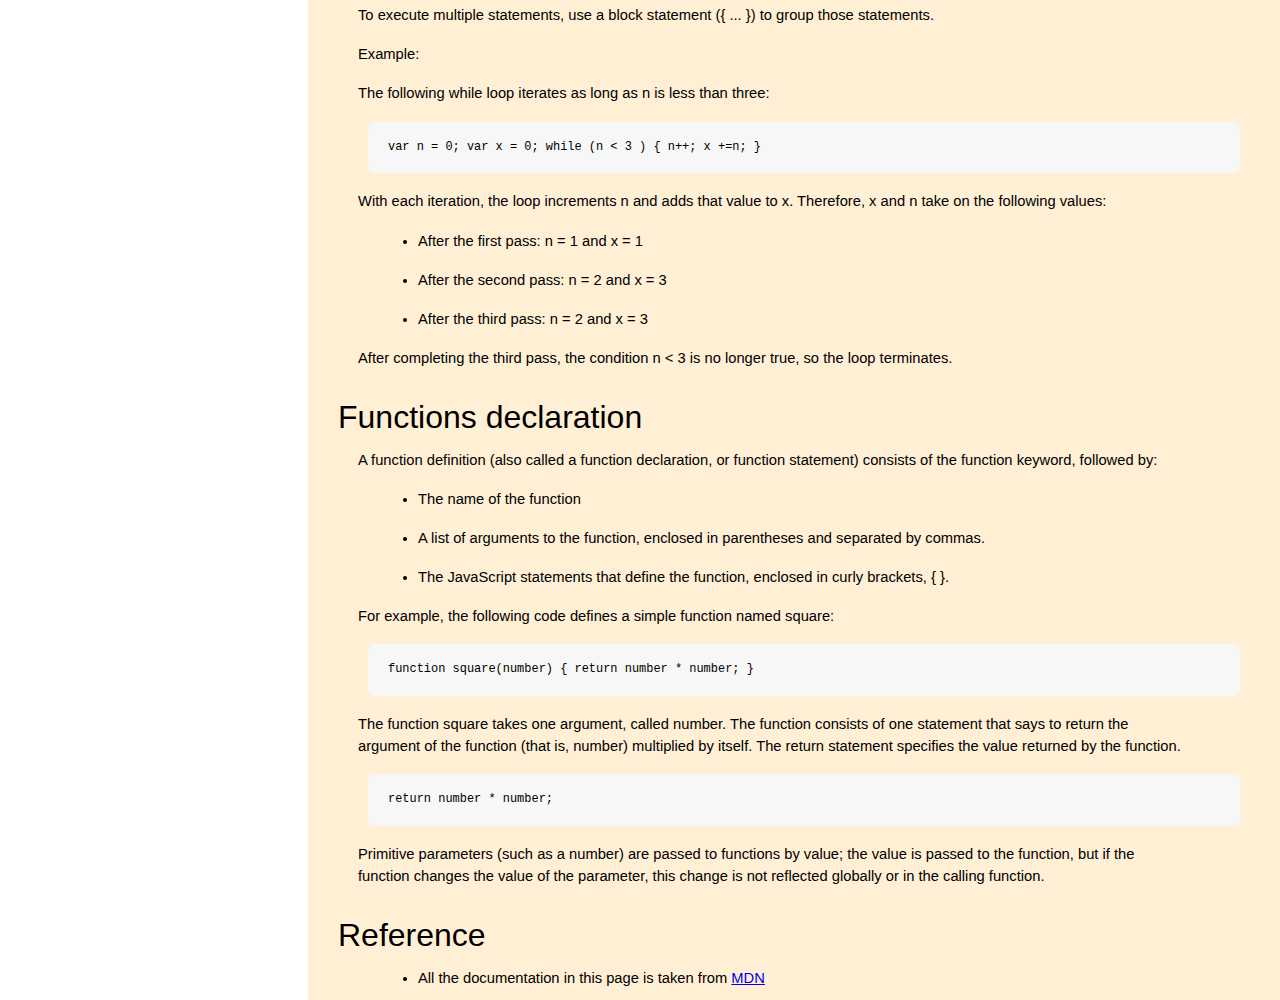
<file: Technical Documentation project/index.html>
<!DOCTYPE html>
<html lang="en">
<head>
    <meta charset="UTF-8">
    <meta http-equiv="X-UA-Compatible" content="IE=edge">
    <meta name="viewport" content="width=device-width, initial-scale=1.0">
    <link rel="stylesheet" href="styles.css">
    <title> Technical Documentation </title>
</head>
<body>
    
    <main id="main-doc">
        
    <nav id="navbar">
    <ul id="navbar-list">
    <section id="JS_documentation">
        <li><header id="js"> <span class="context">JS Documentation</span> </header> </li>
        <span class="bottom-line"></span>
    </section>
    <section>
        <li><a href="#Introduction" class="nav-link"> <span class="context color">Introduction</span> </a> </li>
        <span class="bottom-line"></span>
    </section>
    <section>
        <li><a href="#What_you_should_already_know" class="nav-link"> <span class="context color">What you should already know</span> </a> </li>
        <span class="bottom-line"></span>
    </section>
    <section>
        <li><a href="#JavaScript_and_Java" class="nav-link"> <span class="context color">JavaScript and Java</span> </a> </li>
        <span class="bottom-line"></span>
    </section>
    <section >
        <li><a href="#Hello_World" class="nav-link"> <span class="context color">Hello World</span> </a> </li>
        <span class="bottom-line"></span>
    </section>
    <!-- <section>
        <li><a href="#Variables" class="nav-link"> <span class="context color">Variables</span> </a> </li>
        <span class="bottom-line"></span>
    </section> -->
    <section>
        <li><a href="#Declaring_Variables" class="nav-link"> <span class="context color">Declaring Variables</span> </a> </li>
        <span class="bottom-line"></span>
    </section>
    <section>
        <li><a href="#Variable_Scope" class="nav-link"> <span class="context color">Variable Scope</span> </a> </li>
        <span class="bottom-line"></span>
    </section>
    <section>
        <li><a href="#Global_Variables" class="nav-link"> <span class="context color">Global Variables</span> </a> </li>
        <span class="bottom-line"></span>
    </section>
    <section>
        <li><a href="#Constants" class="nav-link"> <span class="context color">Constants</span> </a> </li>
        <span class="bottom-line"></span>
    </section>
    <section>
        <li><a href="#Data_types" class="nav-link"> <span class="context color">Data types</span> </a> </li>
        <span class="bottom-line"></span>
    </section>
    <section>
        <li><a href="#if_else_statement" class="nav-link"> <span class="context color">if else statement</span> </a> </li>
        <span class="bottom-line"></span>
    </section>
    <section>
        <li><a href="#while_statement" class="nav-link"> <span class="context color">while statement</span> </a> </li>
        <span class="bottom-line"></span>
    </section>
    <section>
        <li><a href="#Functions_declaration" class="nav-link"> <span class="context color">Functions declaration</span> </a> </li>
        <span class="bottom-line"></span>
    </section>
    <section>
        <li><a href="#Reference" class="nav-link"> <span class="context color">Reference</span> </a> </li>
        <span class="bottom-line"></span>
    </section>
    </ul>    
    </nav>
    

    <div id="main-content">
        <article>
            <section class="main-section" id="Introduction">
                <header> <span class="main-headings">Introduction</span> </header>
                <p class="first-para">JavaScript is a cross-platform, object-oriented scripting language. It is a small and lightweight language. Inside a host environment (for example, a web browser), JavaScript can be connected to the objects of its environment to provide programmatic control over them.</p>
                <p class="first-paras">JavaScript contains a standard library of objects, such as Array, Date, and Math, and a core set of language elements such as operators, control structures, and statements. Core JavaScript can be extended for a variety of purposes by supplementing it with additional objects; for example:</p>
                <ul>
                    <li>Client-side JavaScript extends the core language by supplying objects to control a browser and its Document Object Model (DOM). For example, client-side extensions allow an application to place elements on an HTML form and respond to user events such as mouse clicks, form input, and page navigation.</li>
                    <li>Server-side JavaScript extends the core language by supplying objects relevant to running JavaScript on a server. For example, server-side extensions allow an application to communicate with a database, provide continuity of information from one invocation to another of the application, or perform file manipulations on a server.</li>
                </ul>
            </section>

            
            <section class="main-section" id="What_you_should_already_know">
                <header> <span class="main-headings">What you should already know</span> </header>
                <header><p class="first-para">This guide assumes you have the following basic background:</p></header>
            <ul>
                <li>A general understanding of the Internet and the World Wide Web (WWW).</li>
                <li>Good working knowledge of HyperText Markup Language (HTML).</li>
                <li>Some programming experience. If you are new to programming, try one of the tutorials linked on the main page about JavaScript.</li>
            </ul>
            </section>

            
            <section class="main-section" id="JavaScript_and_Java">
                <header> <span class="main-headings">JavaScript and Java</span> </header>
                <header><p class="first-para">JavaScript and Java are similar in some ways but fundamentally different in some others. The JavaScript language resembles Java but does not have Java's static typing and strong type checking. JavaScript follows most Java expression syntax, naming conventions and basic control-flow constructs which was the reason why it was renamed from LiveScript to JavaScript.</p></header>
                <p class="first-paras">In contrast to Java's compile-time system of classes built by declarations, JavaScript supports a runtime system based on a small number of data types representing numeric, Boolean, and string values. JavaScript has a prototype-based object model instead of the more common class-based object model. The prototype-based model provides dynamic inheritance; that is, what is inherited can vary for individual objects. JavaScript also supports functions without any special declarative requirements. Functions can be properties of objects, executing as loosely typed methods.</p>
                <p class="first-paras">JavaScript is a very free-form language compared to Java. You do not have to declare all variables, classes, and methods. You do not have to be concerned with whether methods are public, private, or protected, and you do not have to implement interfaces. Variables, parameters, and function return types are not explicitly typed.</p>
            </section>

            <section class="main-section" id="Hello_World">
                <header> <span class="main-headings">Hello world</span> </header>
                <header><p class="first-para">To get started with writing JavaScript, open the Scratchpad and write your first "Hello world" JavaScript code:</p></header>
                <code><p class="syntax">function greetMe(yourName) { alert("Hello " + yourName); }</p></code>
                    <code><p class="syntax syntax-2">greetMe("World");</p></code>
                <p class="first-paras">Select the code in the pad and hit Ctrl+R to watch it unfold in your browser!</p>
            </section>
            
            
            <section class="main-section" id="Declaring_Variables">
                <header> <span class="main-headings">Declaring Variables</span> </header>
                <p class="first-para">You can declare a variable in three ways:</p>
            <p class="first-paras">With the keyword var. For example,</p>
            <code><p class="syntax">var x = 42;</p></code>
            <p class="first-paras">This syntax can be used to declare both local and global variables.</p>
            <p class="first-paras">By simply assigning it a value. For example,</p>
            <code><p class="syntax">x = 42;</p></code>
            <p class="first-paras">This always declares a global variable. It generates a strict JavaScript warning. You shouldn't use this variant.</p>
            <p class="first-paras">With the keyword let. For example,</p>
            <code><p class="syntax">let x = 42;</p></code>
            <p class="first-paras">This syntax can be used to declare a block scope local variable. See Variable scope below.</p>
            </section>

            <section class="main-section" id="Variable_Scope">
                <header> <span class="main-headings">Variable Scope</span> </header>
                <p class="first-para">When you declare a variable outside of any function, it is called a global variable, because it is available to any other code in the current document. When you declare a variable within a function, it is called a local variable, because it is available only within that function.</p>
            <p class="first-paras">JavaScript before ECMAScript 2015 does not have block statement scope; rather, a variable declared within a block is local to the function (or global scope) that the block resides within. For example the following code will log 5, because the scope of x is the function (or global context) within which x is declared, not the block, which in this case is an if statement.</p>
            <p class="syntax">if (true) { var x = 5; } console.log(x); // 5</p>
            <p class="first-paras">This behavior changes, when using the let declaration introduced in ECMAScript 2015.</p>
            <p class="syntax">if (true) { let y = 5; } console.log(y); // ReferenceError: y is</p>
            <p class="syntax syntax-2">not defined</p>
            </section>

            <section class="main-section" id="Global_Variables">
                <header> <span class="main-headings">Global Variables </span> </header>
                <p class="first-para">Global variables are in fact properties of the global object. In web pages the global object is window, so you can set and access global variables using the window.variable syntax.</p>
            <p class="first-paras">Consequently, you can access global variables declared in one window or frame from another window or frame by specifying the window or frame name. For example, if a variable called phoneNumber is declared in a document, you can refer to this variable from an iframe as parent.phoneNumber.</p>
            </section>

            <section class="main-section" id="Constants">
                <header> <span class="main-headings">Constants </span> </header>
                <p class="first-para">You can create a read-only, named constant with the const keyword. The syntax of a constant identifier is the same as for a variable identifier: it must start with a letter, underscore or dollar sign and can contain alphabetic, numeric, or underscore characters.</p>
            <p class="syntax">const PI = 3.14;</p>
            <p class="first-paras">A constant cannot change value through assignment or be re-declared while the script is running. It has to be initialized to a value.</p>
            <p class="first-paras">The scope rules for constants are the same as those for let block scope variables. If the const keyword is omitted, the identifier is assumed to represent a variable.</p>
            <p class="first-paras">You cannot declare a constant with the same name as a function or variable in the same scope. For example:</p>
            <p class="syntax">// THIS WILL CAUSE AN ERROR function f() {}; const f = 5; // THIS</p>
            <p class="syntax syntax-2">WILL CAUSE AN ERROR ALSO function f() { const g = 5; var g;</p>
            <p class="syntax syntax-2">//statements }</p>    
            <p class="first-paras">However, object attributes are not protected, so the following statement is executed without problems.</p>
            <p class="syntax">const MY_OBJECT = {"key": "value"}; MY_OBJECT.key =</p>
            <p class="syntax syntax-2">"otherValue";</p>
            </section>

            <section class="main-section" id="Data_types">
                <header> <span class="main-headings">Data types </span> </header>
                <p class="first-para">The latest ECMAScript standard defines seven data types:</p>
            <ul>
                <li>Six data types that are primitives:
                    <ul id="new-list">
                        <li>Boolean. true and false.</li>
                        <li>null. A special keyword denoting a null value. Because JavaScript is case-sensitive, null is not the same as Null, NULL, or any other variant.</li>
                        <li>undefined. A top-level property whose value is undefined.</li>
                        <li>Number. 42 or 3.14159.</li>
                        <li>String. "Howdy"</li>
                        <li>Symbol (new in ECMAScript 2015). A data type whose instances are unique and immutable.</li>
                    </ul>
                </li>
                <li>and Object</li>
            </ul>
            <p class="first-paras">Although these data types are a relatively small amount, they enable you to perform useful functions with your applications. Objects and functions are the other fundamental elements in the language. You can think of objects as named containers for values, and functions as procedures that your application can perform.</p>
            </section>

            <section class="main-section" id="if_else_statement">
                <header> <span class="main-headings">if else statement </span> </header>
                <p class="first-para">Use the if statement to execute a statement if a logical condition is true. Use the optional else clause to execute a statement if the condition is false. An if statement looks as follows:</p>
            <p class="syntax">if (condition) { statement_1; } else { statement_2; }</p>
            <p class="first-paras">condition can be any expression that evaluates to true or false. See Boolean for an explanation of what evaluates to true and false. If condition evaluates to true, statement_1 is executed; otherwise, statement_2 is executed. statement_1 and statement_2 can be any statement, including further nested if statements.</p>
            <p class="first-paras">You may also compound the statements using else if to have multiple conditions tested in sequence, as follows:</p>
            <p class="syntax">if (condition_1) { statement_1; } else if (condition_2) {</p>
            <p class="syntax syntax-2">statement_2; } else if (condition_n) { statement_n; } else {</p>
            <p class="syntax syntax-2">statement_last; }</p>
            <p class="first-paras">In the case of multiple conditions only the first logical condition which evaluates to true will be executed. To execute multiple statements, group them within a block statement ({ ... }) . In general, it's good practice to always use block statements, especially when nesting if statements:</p>
            <p class="syntax">if (condition) { statement_1_runs_if_condition_is_true;</p>
            <p class="syntax syntax-2">statement_2_runs_if_condition_is_true; } else {</p>
            <p class="syntax syntax-2">statement_3_runs_if_condition_is_false;</p>
            <p class="syntax syntax-2">statement_4_runs_if_condition_is_false; }</p>
            <p class="first-paras">It is advisable to not use simple assignments in a conditional expression, because the assignment can be confused with equality when glancing over the code. For example, do not use the following code:</p>
            <p class="syntax">if (x = y) { /* statements here */ }</p>
            <p class="first-paras">If you need to use an assignment in a conditional expression, a common practice is to put additional parentheses around the assignment. For example:</p>
            <p class="syntax">if ((x = y)) { /* statements here */ }</p>
            </section>

            <section class="main-section" id="while_statement">
                <header> <span class="main-headings">while statement </span> </header>
                <p class="first-para">A while statement executes its statements as long as a specified condition evaluates to true. A while statement looks as follows:</p>
            <p class="syntax">while (condition) statement</p>
            <p class="first-paras">If the condition becomes false, statement within the loop stops executing and control passes to the statement following the loop.</p>
            <p class="first-paras">The condition test occurs before statement in the loop is executed. If the condition returns true, statement is executed and the condition is tested again. If the condition returns false, execution stops and control is passed to the statement following while.</p>
            <p class="first-paras">To execute multiple statements, use a block statement ({ ... }) to group those statements.</p>
            <p class="first-paras">Example:</p>
            <p class="first-paras">The following while loop iterates as long as n is less than three:</p>
            <p class="syntax">var n = 0; var x = 0; while (n &lt; 3 ) { n++; x +=n; }</p>
            <p class="first-paras">With each iteration, the loop increments n and adds that value to x. Therefore, x and n take on the following values:</p>
            <ul>
                <li>After the first pass: n = 1 and x = 1</li>
                <li>After the second pass: n = 2 and x = 3</li>
                <li>After the third pass: n = 2 and x = 3</li>
            </ul>
            <p class="first-paras">After completing the third pass, the condition n &lt; 3 is no longer true, so the loop terminates.</p>
            </section>
            
            <section class="main-section" id="Functions_declaration">
            <header> <span class="main-headings">Functions declaration </span> </header>
                <p class="first-para">A function definition (also called a function declaration, or function statement) consists of the function keyword, followed by:</p>
            <ul>
                <li>The name of the function</li>
                <li>A list of arguments to the function, enclosed in parentheses and separated by commas.</li>
                <li>The JavaScript statements that define the function, enclosed in curly brackets, { }.</li>
            </ul>
            <p class="first-paras">For example, the following code defines a simple function named square:</p>
            <p class="syntax">function square(number) { return number * number; }</p>
            <p class="first-paras">The function square takes one argument, called number. The function consists of one statement that says to return the argument of the function (that is, number) multiplied by itself. The return statement specifies the value returned by the function.</p>
            <p class="syntax">return number * number;</p>
            <p class="first-paras">Primitive parameters (such as a number) are passed to functions by value; the value is passed to the function, but if the function changes the value of the parameter, this change is not reflected globally or in the calling function.</p>
            </section>

            <section class="main-section" id="Reference">
                            <header> <span class="main-headings">Reference </span> </header>
                <p class="first-para"></p>
                <ul>
                <li>All the documentation in this page is taken from <a href="https://developer.mozilla.org/en-US/docs/Web/JavaScript/Guide" target="_blank" alt="MDN">MDN</a></li>
                </ul>
            </section>

        </article>
    </div>  
    </main>

</body>
</html>
</file>
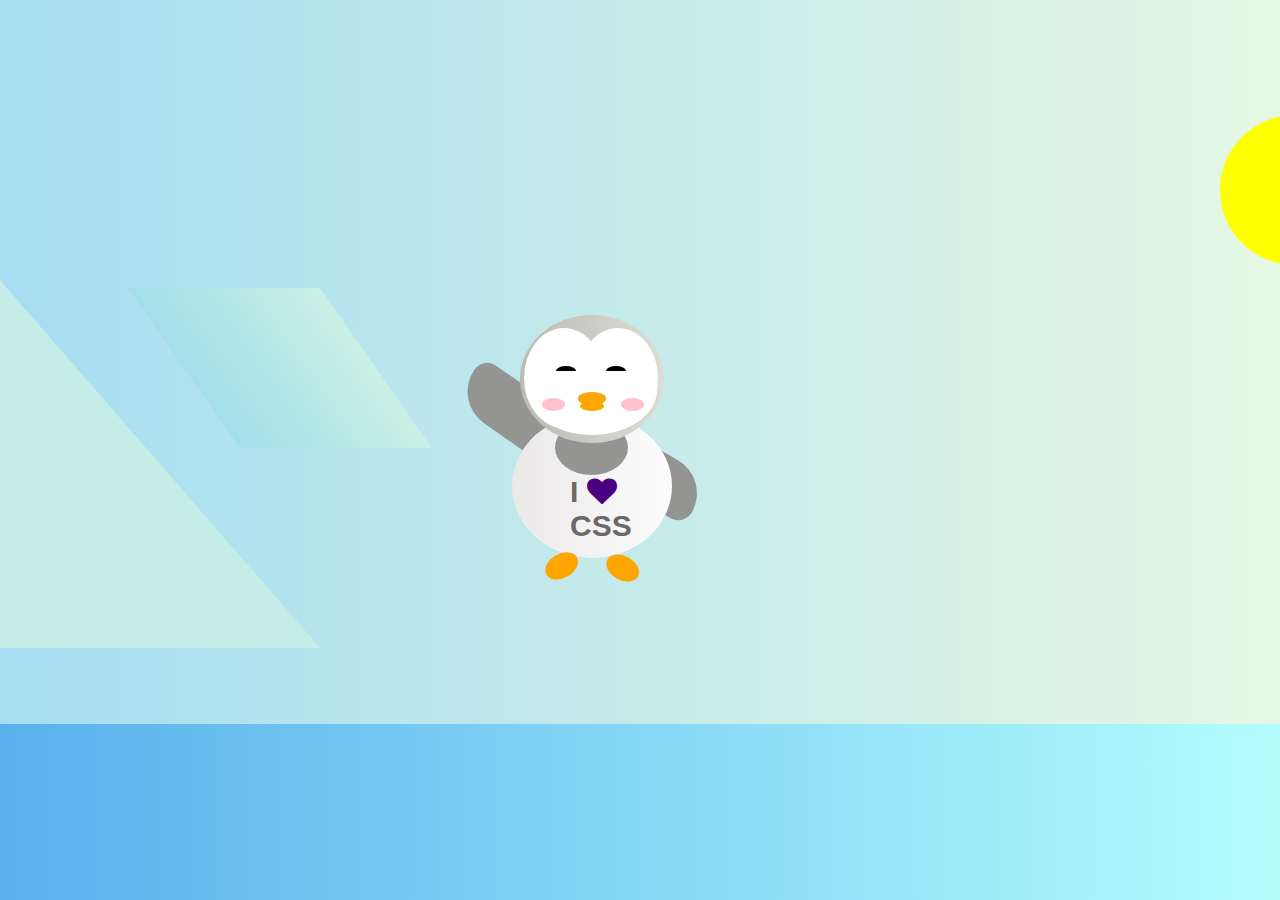
<file: Transform by Buliding Penguin/index.html>
<!DOCTYPE html>
<html lang="en">
<head>
    <meta charset="UTF-8">
    <meta http-equiv="X-UA-Compatible" content="IE=edge">
    <meta name="viewport" content="width=device-width, initial-scale=1.0">
    <link rel="stylesheet" href="styles.css">
    <link rel="stylesheet" href="https://cdnjs.cloudflare.com/ajax/libs/font-awesome/4.7.0/css/font-awesome.min.css">
    <title> Transforms by Building a Penguin</title>
</head>
<body>
    
    <div id="snow-piece-1">
        <div id="inner-piece"></div>
    </div>
    <div id="floor"></div>
    <div id="snow-piece-2"></div>

    <div id="penguin-body">
        <div id="feet1"></div>
        <div id="feet2"></div>
        <div id="penguin-head">
            <div id="circle-1"></div>
            <div id="circle-2"></div>
            <div id="circle-3"></div>
            <div id="eye-1"></div>
            <div id="eye-2"></div>
            <div class="mouth-1"></div>
            <div class="mouth-2"></div>
            <div class="cheeks"></div>
            <div class="cheeks" id="cheek2"></div>
            <div id="circle-4"></div>
            <div id="text"> I <span class="fa fa-heart"></span> CSS</div>
            <div id="sun"></div>
        </div>
    </div>
    <div id="arm1"></div>
    <div id="arm2"></div>
        
    
    

</body>
</html>
</file>
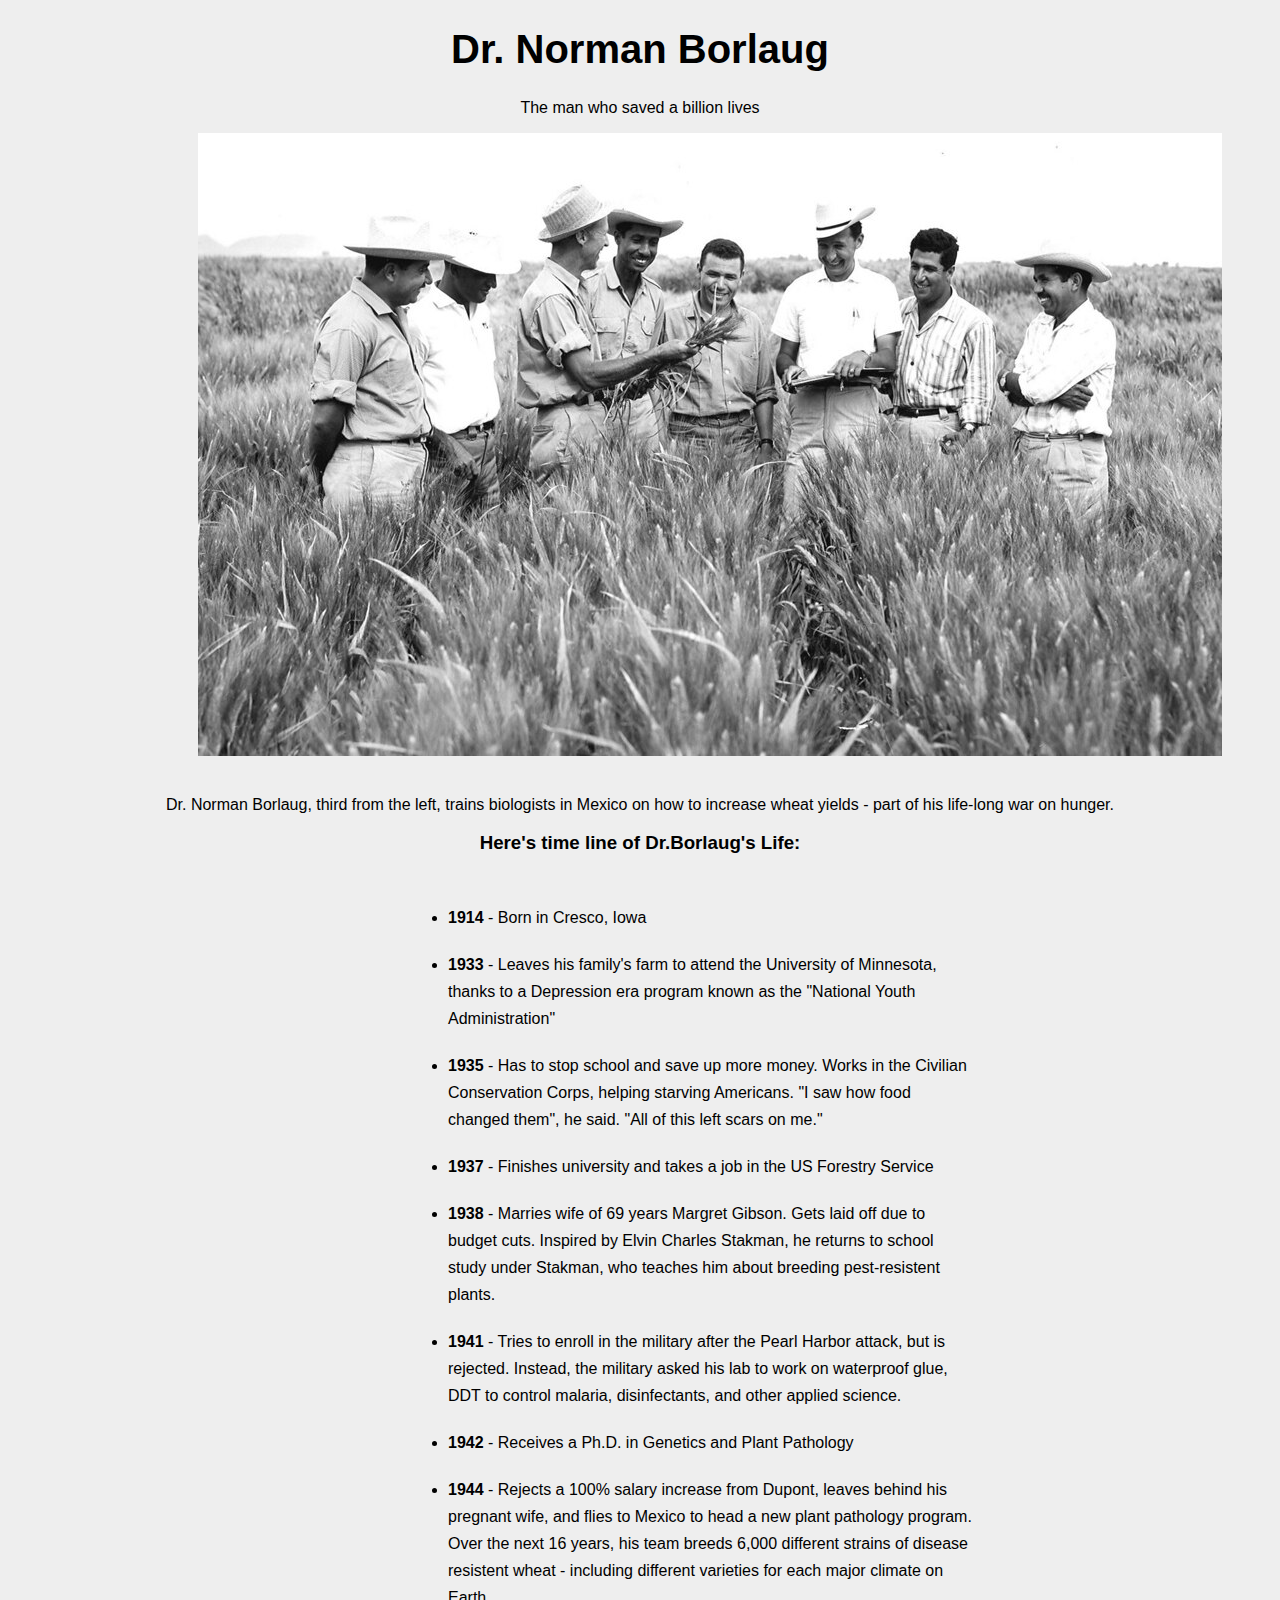
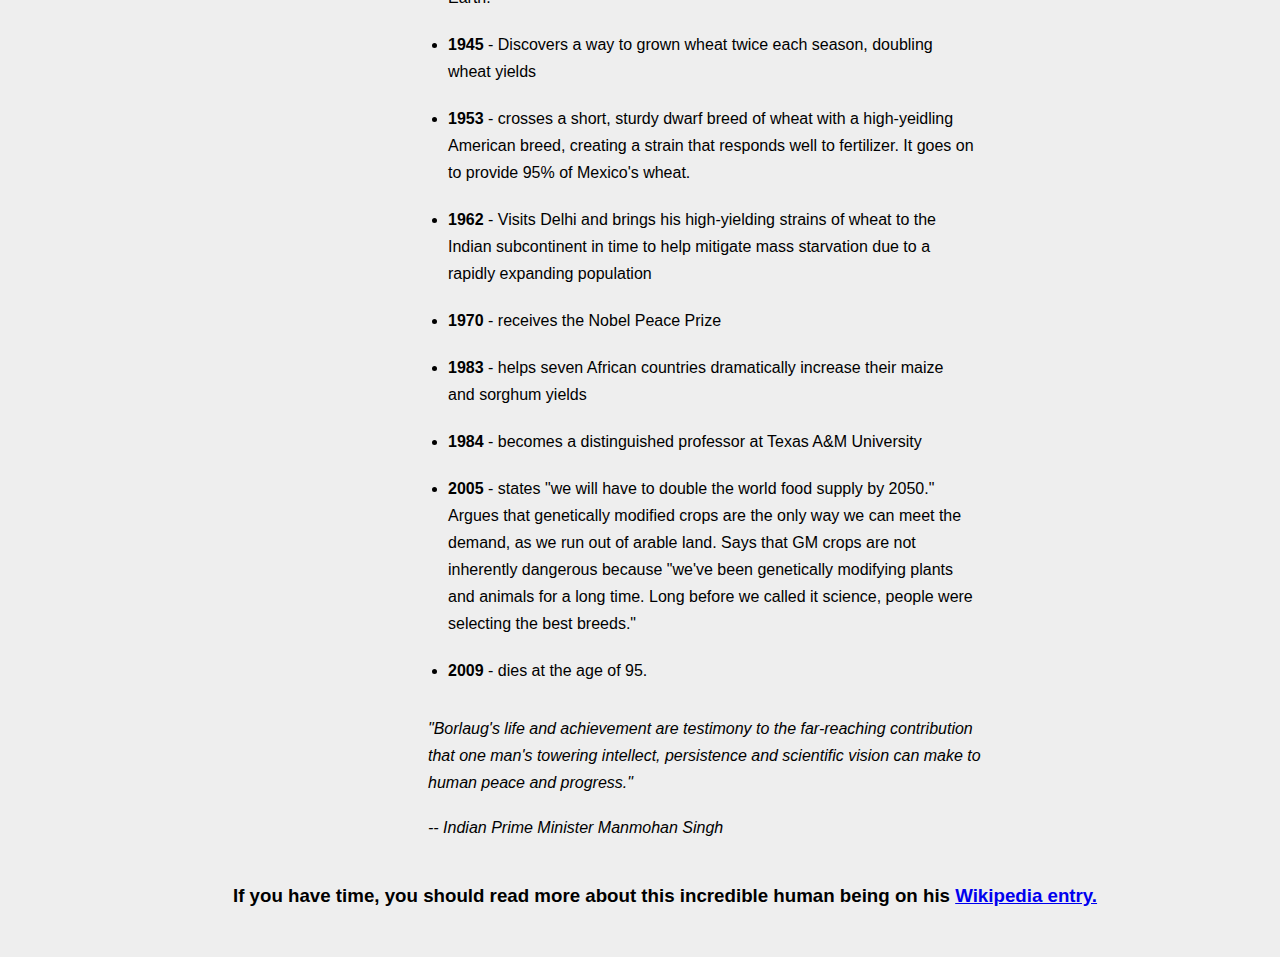
<file: Tribute Page Project/index.html>
<!DOCTYPE html>
<html lang="en">
<head>
    <meta charset="UTF-8">
    <meta http-equiv="X-UA-Compatible" content="IE=edge">
    <meta name="viewport" content="width=device-width, initial-scale=1.0">
    <link rel="stylesheet" href="https://fonts.googleapis.com/css?family=Open+Sans:400,700,800">
    <link rel="stylesheet" href="styles.css">
    <title> Tribute Page </title>
</head>
<body>
    
    <header>
        <h1> Dr. Norman Borlaug </h1>
        <p> The man who saved a billion lives </p>
        <figure>
        <img src="../img/tribute-page-main-image.jpg" alt="Tribute image">
        </figure>
        <p id="figcaption">  Dr. Norman Borlaug, third from the left, trains biologists in Mexico on how to increase wheat yields - part of his life-long war on hunger. </p>
    </header>

    <main>
        <h3 id="first-listItem"> Here's time line of Dr.Borlaug's Life: </h3>
        <ul>
            <li class="spacing"> <strong>1914</strong> - Born in Cresco, Iowa </li>
            <li class="spacing"> <strong>1933</strong> - Leaves his family's farm to attend the University of Minnesota, thanks to a Depression era program known as the "National Youth Administration"</li>
            <li class="spacing"> <strong>1935</strong> - Has to stop school and save up more money. Works in the Civilian Conservation Corps, helping starving Americans. "I saw how food changed them", he said. "All of this left scars on me." </li>
            <li class="spacing"> <strong>1937</strong> - Finishes university and takes a job in the US Forestry Service </li>
            <li class="spacing"> <strong>1938</strong> - Marries wife of 69 years Margret Gibson. Gets laid off due to budget cuts. Inspired by Elvin Charles Stakman, he returns to school study under Stakman, who teaches him about breeding pest-resistent plants.</li>
            <li class="spacing"> <strong>1941</strong> - Tries to enroll in the military after the Pearl Harbor attack, but is rejected. Instead, the military asked his lab to work on waterproof glue, DDT to control malaria, disinfectants, and other applied science.</li>
            <li class="spacing"> <strong>1942</strong> - Receives a Ph.D. in Genetics and Plant Pathology</li>
            <li class="spacing"> <strong>1944</strong> - Rejects a 100% salary increase from Dupont, leaves behind his pregnant wife, and flies to Mexico to head a new plant pathology program. Over the next 16 years, his team breeds 6,000 different strains of disease resistent wheat - including different varieties for each major climate on Earth.</li>
            <li class="spacing"> <strong>1945</strong> - Discovers a way to grown wheat twice each season, doubling wheat yields</li>
            <li class="spacing"> <strong>1953</strong> - crosses a short, sturdy dwarf breed of wheat with a high-yeidling American breed, creating a strain that responds well to fertilizer. It goes on to provide 95% of Mexico's wheat.</li>
            <li class="spacing"> <strong>1962</strong> - Visits Delhi and brings his high-yielding strains of wheat to the Indian subcontinent in time to help mitigate mass starvation due to a rapidly expanding population</li>
            <li class="spacing"> <strong>1970</strong> - receives the Nobel Peace Prize</li>
            <li class="spacing"> <strong>1983</strong> - helps seven African countries dramatically increase their maize and sorghum yields</li>
            <li class="spacing"> <strong>1984</strong> - becomes a distinguished professor at Texas A&M University</li>
            <li class="spacing"> <strong>2005</strong> - states "we will have to double the world food supply by 2050." Argues that genetically modified crops are the only way we can meet the demand, as we run out of arable land. Says that GM crops are not inherently dangerous because "we've been genetically modifying plants and animals for a long time. Long before we called it science, people were selecting the best breeds."</li>
            <li class="spacing"> <strong>2009</strong> - dies at the age of 95.</li>
        </ul>
    </main>

    <footer>
        <cite> "Borlaug's life and achievement are testimony to the far-reaching contribution</cite> 
        <br><cite>that one man's towering intellect, persistence and scientific vision can make to</cite>
        <br><cite> human peace and progress." </cite>

        <br><br><cite> -- Indian Prime Minister Manmohan Singh</cite>

        <h3 id="h3"> If you have time, you should read more about this incredible human being on his <strong><a href="https://en.wikipedia.org/wiki/Norman_Borlaug">Wikipedia entry.</a></strong> </h3>
    </footer>

</body>
</html>
</file>
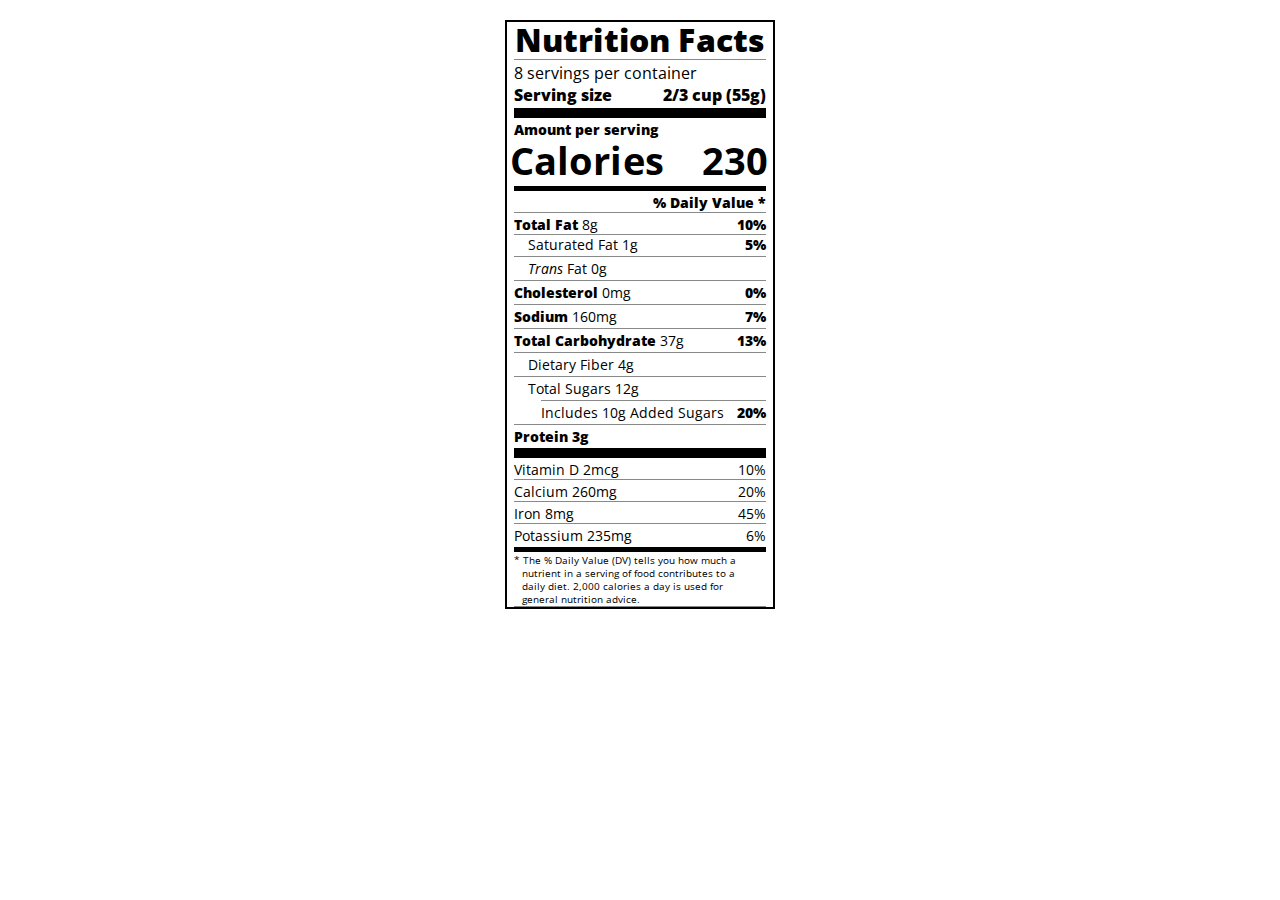
<file: Typography Using Nutrition Label/index.html>
<!DOCTYPE html>
<html lang="en">
<head>
    <meta charset="UTF-8">
    <meta http-equiv="X-UA-Compatible" content="IE=edge">
    <meta name="viewport" content="width=device-width, initial-scale=1.0">
    <title> Nutrition Label </title>
    <link rel="stylesheet" href="https://fonts.googleapis.com/css?family=Open+Sans:400,700,800">
    <link rel="stylesheet" href="styles.css">
</head>
<body>
   
    <div class="label">
        <header>
        <h1 class="bold"> Nutrition Facts</h1> 
        <div class="divider"> </div>
        <p> 8 servings per container </p>
        <p class="bold"> Serving size <span class="right">2/3 cup (55g)</span> </p>
        </header>
        <div class="divider lg"></div>
        <div class="calories-info"> 
            <p class="bold sm-text"> Amount per serving </p>
            <h1><span id="space">Calories</span><span class="right">230</span></h1>
        </div>
        <div class="divider md"></div>

        <div class="daily-value sm-text"> 
            <p class="bold right no-divider"> % Daily Value * </p>
            <div class="divider"></div>
            <p> <span class="bold"> Total Fat</span> 8g <span class="bold right">10% </span></p>
            <p class="indent no-divider"> Saturated Fat 1g <span class="bold right">5%</span></p>
            <div class="divider"></div>
            <p class="indent no-divider"> <i>Trans</i> Fat 0g</p>
            <div class="divider"></div>
            <p class="no-divider"> <span class="bold">Cholesterol</span> 0mg<span class="bold right">0%</span></p>
            <div class="divider"></div>
            <p class="no-divider"> <span class="bold">Sodium</span> 160mg<span class="bold right">7%</span></p>
            <div class="divider"></div>
            <p class="no-divider"> <span class="bold">Total Carbohydrate</span> 37g<span class="bold right">13%</span></p>
            <div class="divider"></div>
            <p class="indent no-divider">Dietary Fiber 4g</p>
            <div class="divider"></div>
            <p class="indent no-divider"> Total Sugars 12g</p>
            <div class="divider dbl-indent"></div>
            <p class="dbl-indent no-divider"> Includes 10g Added Sugars <span class="right bold">20%</span></p>
            <div class="divider"></div>
            <p class="no-divider"> <span class="bold">Protein 3g</span></p>
            <div class="divider lg"></div>
            <p class="divider"> Vitamin D 2mcg <span class="right">10%</span></p>
            <p class="divider">Calcium 260mg <span class="right">20%</span></p>
            <p class="divider">Iron 8mg <span class="right">45%</span></p>
            <p class="no-divider"> Potassium 235mg <span class="right"> 6% </span></p>
            <div class="divider md"></div>
            <p class="note">* The % Daily Value (DV) tells you how much a nutrient in a serving of food contributes to a daily diet. 2,000 calories a day is used for general nutrition advice.</p>
        </div>
    </div>
</body>
</html>
</file>
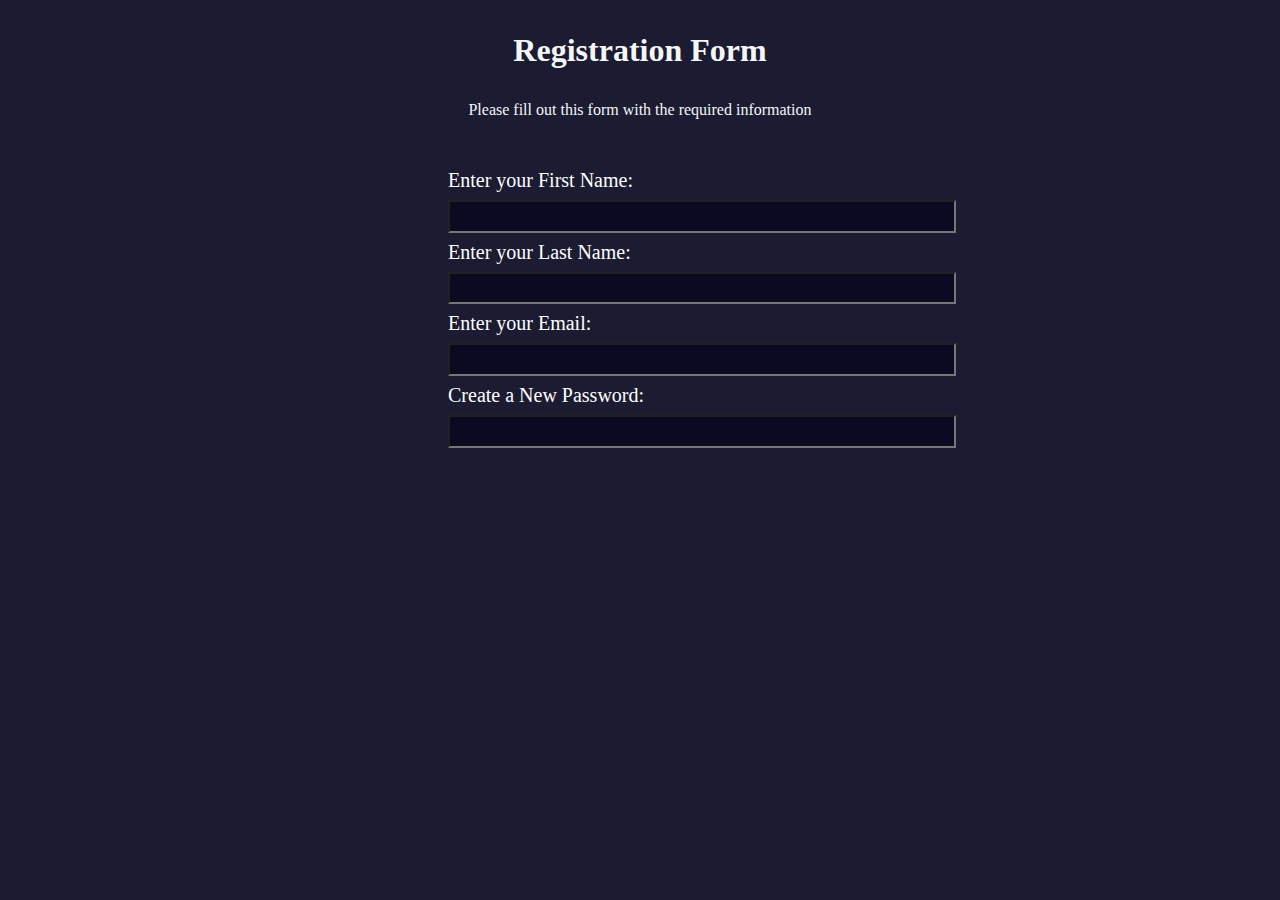
<file: Registration/Registration Form.html>
<!DOCTYPE html>
<html lang="en">
<head>
    <meta charset="UTF-8">
    <meta http-equiv="X-UA-Compatible" content="IE=edge">
    <meta name="viewport" content="width=device-width, initial-scale=1.0">
    <link rel="stylesheet" href="Registration Form.css">
    <title> Registration Form </title>

</head>
<body>
    
    <main>
        <h1> Registration Form </h1>
        <p> Please fill out this form with the required information </p>
        
        <form action="httpbin.org/get" method="get">
            <div class="setting">
                <label for="fname"> Enter your First Name: <br>
                    <input type="text" name="fname" id="fname">
                </label> <br>
            </div> 
            <div class="setting">
                <label for="lname"> Enter your Last Name: <br>
                    <input type="text" name="lname" id="lname">
                </label> <br>
            </div>
            <div class="setting">
                <label for="email"> Enter your Email: <br>
                    <input type="email" name="email" id="email">
                </label> <br>
            </div>
            <div class="setting">
                <label for="pass"> Create a New Password: <br>
                    <input type="password" name="pass" id="pass">
                </label> <br>
            </div>
        </form>

    </main>

</body>
</html>
</file>
<file: Accessibility using Quiz/styles.css>
html{
    font-size: 16px;
}
*{
    scroll-behavior: smooth;
}
body{
    background-color: #f1f0f0;
    font-family: 'Open Sans', sans-serif;
    overflow-x: hidden;
}
ul{ 
     list-style-type: none;
     overflow: auto;
     background-color: #1b1b32
}
.right{
    padding: 10px 35px;
    color: white;
    float: right;
}
select{
    width: 10%;
    position: relative;
    bottom: 17px;
}
.heading{
    font-size: 25px;
    font-weight: 800;
    text-align: center;
    position: relative;
    top: 60px;
    left: 320px;
    color: #f1be32;
}
textarea{
    position: relative;
    bottom: 16px;
}
.position-main{
    position: relative;
    bottom: 56px;
}
h1{
    position: relative;
    left: 228px;
}
label{
    position: relative;
    left: 25%;
}
input[type="text"], input[type="email"], input[type="date"]{
    height: 26px;
    width: 370px;
    margin-top: 12px;
}
h2{
    font-family: Verdana, sans-serif;
    border-bottom: 4px solid #dfdfe2;
    margin-left: 200px;
    margin-right: 200px;
}
li a{
    text-decoration: none;
}
input[type="email"]{
    position: relative;
    left: 3px;
}
input[type="date"]{
    position: relative;
    left: 1px;
}
.spacing{
    position: relative;
    left: 258px;
}
input[type="radio"]{
    position: relative;
    left: 0;
}
input[type="submit"]{
    height: 60px;
    width: 20%;
    display: block;
    border: 3px solid black;
    font-size: 22px;
    background-color: #d0d0d5;
    margin: 40px auto;
    padding: 15px;
}
footer{
    background-color: #1b1b32;
    width: 100%;
}
li a:hover{
    background-color: #dfdfe2;
    color: #1b1b32;
    cursor: pointer;
}
footer p{
    text-align: center;
    color: white;
    margin: 0;
}

@media screen and (max-width: 768px){
    label{
        left: 5%;
    }
    .spacing{
        left: 20px;
    }   
    .divider{
        left: 0px;
        width: 50px;
    }
    .heading{
        /* visibility: hidden; */
        left: -200px;
    }
}
</file>
<file: Animation using Ferris Wheel/styles.css>
body{
    height: 1000px;
}
@keyframes square-rotate {
    25% { background-color: indigo;
        transform: rotate(90deg); }
    50% { background-color: yellow;
        transform: rotate(180deg); }
    75% { background-color: red;
        transform: rotate(270deg); }
    100% { background-color: yellow;
        transform: rotate(360deg); }
}
@keyframes circle-rotate {
    from { transform: rotate(0deg);}
    to { transform: rotate(360deg);}
    
}

main div.circle{
    width: 500px;
    height: 500px;
    border: 2px solid black;
    margin: 3em auto;
    border-radius: 50%;
    animation: circle-rotate 10s linear infinite;
}
main div #line-1{
    width: 100%;
    transform: rotate(120deg);
    margin-top: 15.5em;
    border: 1px solid black;
}
main div #line-2{
    width: 100%;
    transform: rotate(240deg);
    border: 1px solid black;
}
main div #line-3{
    width: 100%;
    transform: rotate(0deg);
    margin-top: -0.2em;
    border: 1px solid black;
}
main .circle #square-1, main .circle #square-2, main .circle #square-3, main .circle #square-4, main .circle #square-5, main .circle #square-6{
    width: 100px;
    height: 100px;
    background-color: yellow;
    position: absolute;
    animation: square-rotate 10s infinite;
}
main .circle #square-1{
    Top: 10%;
    left: 90%;
}
main .circle #square-2{
    bottom: 16%;
    left: -10%;
}
main .circle #square-3{
    top: 50%;
    left: 90%;
}
main .circle #square-4{
    bottom: 60%;
    left: -10%;
}
main .circle #square-5{
    top: 50%;
    left: 90%;
}
main .circle #square-6{
    bottom: 80%;
    left: -10%;
}
</file>
<file: CSS grid by magazine/styles.css>
html{
    font-size: 62.5%;
}
body{
    background-color: #141e28;
}
a{
    color: white;
}
h1{
    font-size: 60px;
    color: #ff4500;
    font-family: Tahoma;
    text-align: center;
}
#description{
    text-align: center;
    color: #ff4500;
    font-size: 30px;
    margin-top: -20px;
}
#description-2{
    color: #faf0e6;
    font-size: 20px;
    font-family: Tahoma;
    margin-left: 18px;
    clear: left;
}
span{
    color: #86887f;
    font-family: Hack-Zeroslash;
}
.icons{
    float: right;
    font-size: 35px; 
    color: white;
    position: relative;
    top: -62px;
}
ul li{
    display: inline-block;
    margin-right: 50px;
    list-style-type: none;
}
#para{
    color: #faf0e6;
    font-size: 20px;
    clear: right;
    column-count: 3;
    line-height: 1.3;
    /* column-rule: 1px solid red; */
}
#para::first-letter{
    color: #ff4500;
    font-size: 6rem;
    margin-right: 1rem;
    float: left;
}
.color{
    color: #00beef;
}
.margin1{
    margin-top: -17px;
}
.margin-para{
    color: #faf0e6;
    font-size: 18px;
}
.emphasis{
    padding: 35px;
    font-size: 33px;
    color: #00beef;
}
.emphasis-pos-1, .emphasis-pos-2{
    position: relative;
    left: 22px;
}
.emphasis-pos-2{
    left: 100px;
}
.grid-container{
    display: grid;
    grid-template-columns: 630px 450px 250px;
}
#grid-1{
    grid-column: 2 / span 3;
}
</file>
<file: More Pseudo Selectors using Balance Sheet/styles.css>
html{
    font-size: 16px;
}
*{
    box-sizing: border-box;
}
#cash{
    background-color: #dfdfe2;
    width: 800px;
    margin: 4px 11px;
    padding: 5px 5px 7px 7px;
}
#text{
    margin: 7px 7px 7px 19px;
}
body{
    font-family: sans-serif;
    border: 2px solid #d0d0d5;
    height: 100%;
    width: 650px;
    margin: 10px auto;
}
h1, h3{
    padding-left: 20px;
}
nav ul{
    list-style-type: none;
    background-color: #0a0a23;
    display: flex;
    width: 647px;
    height: 30px;
    justify-content: flex-end;
}
nav ul li{
    color: #fffff1;
    padding: 5px 20px;
}
.margin-class{
    margin: 0 15px;
    padding: 3px 3px 5px 7px;
}
.final-element{
    margin: 25px 15px 10px 15px;
    padding: 3px 3px 5px 7px;
    border-bottom: 4px double #0a0a23;
    font-weight: bold;
}
.bold{
    font-weight: 700;
}

.right{
    float: right;
    padding: 3px 3px 3px 49px;
    position: relative;
}
.right-three{
    float: right;
    padding: 3px 3px 3px 37px;
    position: relative;
}
.coloring{
    background-color: #dfdfe2;
}
.assets{
    color: #356eaf;
    font-weight: normal;
    font-size: 1.3em;
}
.final-element:hover{
    background-color: #99c9ff;
}
</file>
<file: Personal Portfolio Webpage/styles.css>
@font-face {
    font-family: poppins;
    src: url('fonts/Poppins/Poppins-Medium.ttf');
}
@font-face {
    font-family: raleway;
    src: url('fonts/Raleway/static/Raleway-Medium.ttf');
}
@font-face {
    font-family: poppins-light;
    src: url('fonts/Poppins/Poppins-ThinItalic.ttf');
}
*{
    scroll-behavior: smooth;
}
body{
    margin: 0;
    padding: 0;
    box-sizing: border-box;
    background-color: #303841;
}
header{
    width: 100%;
    height: 110vh;
    background-color: #343639;
    margin-top: -120px;
    box-sizing: border-box;
}
header nav{
    position: fixed;
    top: 0;
    z-index: 2;
    width: 100%;
    height: 70px;
    background-color: #be3144;
}
nav ul{
    display: flex;
    justify-content: flex-end;
    list-style-type: none;
}
nav ul li:hover{
    background-color: rgb(109, 109, 179);
}
nav ul li{
    margin-top: -20px;
    font-family: poppins;
    font-size: 22px;
    padding: 20px 35px 21px 10px;
}
a{
    text-decoration: none;
    color: #ede3e5;
}
header h1, main section#contact h1{
    color: white;
    font-family: Raleway;
    text-align: center;
    margin-top: 30vh;
    font-size: 60px;
    position: relative;
    top: 170px;
}
header h2, main section#contact h2{
    text-align: center;
    margin-top: -50px;
    color: #b02e32;
    font-size: 28px;
    font-family: poppins-light;
    position: relative;
    top: 175px;
}
main{
    background-color: #45567d;
    width: 100%;
    height: 200vh;
    margin-top: -3%;
}
main #heading2{
    text-align: center;
    font-size: 40px;
    position: relative;
    color: #f0f0f0;   
    top: 15vh;
    font-family: raleway;
}
main div#divider{
    width: 45%;
    height: 0.3vh;
    background-color: white;
    border-radius: 10%;
    position: relative;
    top: 6.5%;
    left: 27.5%;
}
section.project{
    display: flex;
    justify-content: center;
    flex-wrap: wrap;
    align-items: center;
    align-content: center;
    gap: 40px;
}
main section div.projects{
    margin: auto;
    width: 28%;
    height: 65vh;
    border: 2px solid #303841;
}
div.projects h3.base-title, h3.base-title2, h3.top-base-title, h3.base-title3, h3.base-title4{
    width: 100%;
    height: 7.5vh;
    background-color: #303841;
    position: relative;
    bottom: 35px;
}
div.projects h3.text{
    color: white;
    font-size: 25px;
    font-family: poppins;
    text-align: center;
    padding-top: 0px;
}
img{
    position: relative;
    width: 100%;
}
img[src="img/Project Images/4.png"], img[src="img/Project Images/5.png"]{
    position: relative;
    width: 100%;
    top: -50px;
}
img[src="img/Project Images/5.png"]{
    top: -50px;
}
h3.top-base-title{
    background-color: #303841;
    top: -25px;
}
h3.base-title2{
    bottom: 82px;
}
h3.base-title3{
    bottom: 95px;
    height: 6.5vh;
}
h3.base-title4{
    bottom: 53px;
}
.code{
    color: #ff7f50;
    visibility: hidden;
}
main section div.projects:hover .code{
    cursor: pointer;
    visibility: visible;
    transition: visibility 6s ease-out;
}
main button{
    width: 150px;
    height: 40px;
    position: relative;
    left: 590px;
    top: 50px;
    color: white;
    font-size: 20px;
    background-color: #303841;
    border: 2px solid #303841;
    font-family: poppins;
}
main button:hover{
    background-color: #be3144;
    border: 1px solid #be3144;
    cursor: pointer;
    transition: background-color 1s, border 1s;
}

main section#contact{
    width: 100%;
    height: 100vh;
    background-color: #303841;
    margin-top: -40px;
}
main section#contact h1{
    position: relative;
    top: 200px;
}

main section#contact h2{
    color: white;
    position: relative;
    top: 200px;
    font-size: 17px;
}

main section ul li.fa-facebook-square, li.fa-github, li.fa-at, li.fa-mobile{
    color: white;
    position: relative;
    top: -270px;
    left: 270px;
    font-size: 30px;
    margin-right: 50px;
}

main section ul li a{
    font-family: poppins;
    font-size: 25px;
}
hr{
    position: relative;
    top: 550px;
    border: 2px solid #be3144;
}
footer p{
    text-align: center;
    color: whitesmoke;
    position: relative;
    top: 560px;
    font-size: 22px;
    font-family: poppins;
}

@media screen and (max-width: 900px){
        section.project{
            flex-direction: column;   
            gap: 30px;
        }
        main section div.projects{
            width: 63%;
            height: 65vh;
        }
        main{
            height: 550vh;
        }
        hr{ 
            top: 130px;
        }
        main section#contact h1{
            font-size: 40px;
        }
        footer p{
            top: 150px;         
        }
        main section ul li.fa-facebook-square{
            left: 70px;
            margin-right: -100px;
        }
        li.fa-at{
            top: -190px;
            left: 100px;
        }
        li.fa-mobile{
            top: -220px;
            left: 70px;
        }
}
</file>
<file: Picasso Painting/styles.css>
#back-wall{
    background-color: #8b4513;
    width: 100%;
    height: 60vh;
    position: absolute;
    z-index: -1;     /* to move wall backward*/
    top: 0;
    left: 0;
}
body{
    background-color: #b8842e;
}
#offwhite-character{
    width: 300px;
    height: 550px;
    background-color: ghostwhite;
    position: absolute;
    top: 20%;
    left: 15%;
}
#white-hat{
    height: 0;
    width: 0;
    border-style: solid;
    border-width: 0 120px 140px 180px;
    border-top-color: transparent;
    border-right-color: transparent;
    border-left-color: transparent;
    border-bottom-color: ghostwhite;
    position: absolute;
    top: -140px;
    left: 0;
}
#black-mask{
    width: 100%;
    height: 50px;
    background-color: rgb(45, 31, 19);
    position: absolute;
    top: 0;
    left: 0;
    z-index: 1;      /* To ensure we can see mask*/
}
#gray-instrument{
    background-color: rgb(167, 162, 117);
    width: 15%;
    height: 40%;
    position: absolute;
    top: 50px;
    left: 125px;
    z-index: 1;
}
.black-dot{
    width: 10px;
    height: 10px;
    background-color: #2d1f13;
    border-radius: 50%;
    margin: 65% auto auto auto;
    display: block;
}
#tan-table{
    width: 450px;
    height: 140px;
    background-color: #d2691e;
    position: absolute;
    top: 275px;
    left: 15px;
    z-index: 1;
}
#black-character{  
  width: 300px; 
  height: 500px;
  background-color: rgb(45, 31, 19);
  position: absolute;
  top: 30%;
  left: 59%;
}
#black-hat{
    width: 0;
    height: 0;
    border-style: solid;
    border-width: 150px 0 0 300px;
    border-top-color: transparent;
    border-right-color: transparent;
    border-bottom-color: transparent;
    border-left-color: rgb(45, 31, 19);
    position: absolute;
    top: -150px;
    left: 0;
}
#gray-mask{
    background-color: rgb(167, 162, 117);
    width: 150px;
    height: 150px;
    position: absolute;
    left: 70px;
    top: -10px;
}
#white-paper{
    width: 400px;
    height: 100px;
    background-color: ghostwhite;
    position: absolute;
    top: 250px;
    left: -150px;
    z-index: 1;
}
.fa-music{
    display: inline-block;
    margin-top: 8%;
    margin-left: 13%;
}
.blue{
    background-color: #1e90ff;
}
#blue-left{
    width: 500px;
    height: 300px;
    position: absolute;
    top: 20%;
    left: 20%;
}
#blue-right {
    width: 400px;
    height: 300px;
  position: absolute;
  top: 50%;
  left: 40%;
}
#orange-character {
    width: 250px;
    height: 550px;
    background-color: rgb(240, 78, 42);
    position: absolute;
    top: 25%;
    left: 40%;
}
#black-round-hat {
    width: 180px;
    height: 150px;
    background-color: rgb(45, 31, 19);
    border-radius: 50%;
    position: absolute;
    top: -100px;
    left: 5px;
    z-index: -1;
}
#eyes-div {
    width: 180px;
    height: 50px;
    position: absolute;
    top: -40px;
    left: 20px;
    z-index: 3;
}
#triangles{
    width: 250px;
    height: 550px;
}
.triangle {
    width: 0;
    height: 0;
    border-style: solid;
    border-width: 42px 45px 45px 0;
    border-top-color: transparent;
    border-bottom-color: transparent;
    border-left-color: transparent;
    border-right-color: gold;
    display: inline-block;
}
#guitar {
    width: 100%;
    height: 100px;
    position: absolute;
    top: 120px;
    left: 0;
    z-index: 3;
}
.guitar{
    width: 150px;
    height: 120px;
    background-color: goldenrod;
    border-radius: 50%;
}
#guitar-left {
    position: absolute;
    left: 0px;
}
#guitar-right{
    position: absolute;
    left: 100px;
}
.fa-bars{
    display: block;
    margin-top: 30%;
    margin-left: 40%;
}
#guitar-neck {
    width: 200px;
    height: 30px;
    background-color: #D2691E;
    position: absolute;
    top: 45px;
    left: 200px;
    z-index: 3;
}
.eyes{
    width: 35px;
    height: 20px;
    background-color: #8b4513;
    border-radius: 20px 50%;
}
.left{
    position: absolute;
    top: 15px;
    left: 30px
}
.fas{
    font-size: 30px;
}
</file>
<file: Product Landing Page/styles.css>
@font-face {
    font-family: Lato;
    src: url('Fonts/Lato-Regular.ttf');
}
img{
    width: 300px;
    margin: 10px 40px;
}
*{
    scroll-behavior: smooth;
}
body{
    background-color: #eeeeee;
    font-family: Lato; 
}
header{
    width: 100%;
    height: 100%;
    top: 0;
    background-color: #eeeeee;
}
nav ul, footer ul{
    list-style-type: none;
    display: flex;
    justify-content: flex-end;
}
nav li{
    margin-top: -65px;
    padding: 10px 75px 15px 22px;
    display: inline-block;
}

nav li a{
    text-decoration: none;
    color: black;
}
main section #first-heading{
    margin-top: 100px;
    text-align: center;
}
#get-started{
    background-color: #f1c40f;
    display: inline-block;
    padding: 5px 10px 5px 20px;
    font-size: 1rem;
    margin: 15px 600px;
}
#get-started:hover{
    background-color: orange;
    cursor: pointer;
    transition: 1s background-color;
}
input[type="email"]{
    width: 260px;
    padding: 5px;
    margin: 5px 540px;   
}
main section ul i{
    margin-top: -35px;
    margin-left: 318px;
    color: orange;
}
main section ul p{
    margin-top: -20px;
    margin-left: 368px;
    width: 60%;
}

main section ul li h2{
    margin-top: 100px;
    margin-left: 368px;
}
#How_It_Works{
    display: flex;
    justify-content: center;
    align-items: center;
}
iframe{
    margin: 1rem;
}
section.container{
    display: flex;
    justify-content: center;
}
main section div{
    border: 1px solid black;
    margin-top: 100px;
    width: 300px;
    height: 300px;
    margin-left: 25px; 
}
section.container div h4{
    background-color: #dddddd;
    text-align: center;
    margin: 0;
    padding: 14px 0; 
    font-weight: 600;
}
section.container div h2, section.container div p{
    text-align: center;
}
main section input[type="submit"]{
    border: 1px solid #f1c40f;
    background-color: #f1c40f;
    font-size: 1rem;
    padding: 7px 15px;
    margin-left: 100px;   
}
main section input[type="submit"]:hover{
    background-color: orange;
    border: 1px solid orange;
    cursor: pointer;
    transition: 1s background-color, 1s border;
}
footer{
    position: relative;
    top: 40px;
    left: 190px;
    width: 980px;
    height: 100px;
    background-color: #dddddd;   
}
footer li{
    margin: 25px 25px 0px 0;
}
footer p{
    float: right;
    margin: -10px 20px 0 0;
    font-size: 0.85rem;
}
@media screen and (max-width: 798px){
    section.container{
        flex-direction: column;
        align-items: center;
    }
    main section div.containers{
        margin-top: 10px;
    }
    main section ul i{
        margin-left: 48px;
    }
    main section ul p{
        margin-left: 68px;
        width: 60%;
    }
    main section ul li h2{
        margin-left: 68px;
    }
    input[type="email"]{
        padding: 5px;
        margin: 5px 150px;   
    }
    #get-started{
        width: 20%;
        margin: 15px 220px;
    }
    ul li, img{
        margin-top: 0;
    }
    footer{
        left: 0;
    }
    footer p{
        float: left;
        margin-top: 10px;
        margin-left: 50px;
    }
    footer ul li{
        position: relative;
        left: -700px;
    }
}
</file>
<file: Projects Gallery/styles.css>
@font-face {
    font-family: poppins;
    src: url('fonts/Poppins/Poppins-Medium.ttf');
}
@font-face {
    font-family: raleway;
    src: url('fonts/Raleway/static/Raleway-Medium.ttf');
}
@font-face {
    font-family: poppins-light;
    src: url('fonts/Poppins/Poppins-ThinItalic.ttf');
}
*{
    scroll-behavior: smooth;
}
body{
    margin: 0;
    padding: 0;
    box-sizing: border-box;
}
a{
    text-decoration: none;
    color: #ede3e5;
}
main{
    margin-top: 500px;
    background-color: #45567d;
    width: 100%;
    height: 250vh;
    margin-top: -3%;
}
main #heading2{
    text-align: center;
    font-size: 40px;
    position: relative;
    color: #f0f0f0;   
    top: 15vh;
    font-family: raleway;
}
main div#divider{
    width: 45%;
    height: 0.3vh;
    background-color: white;
    border-radius: 10%;
    position: relative;
    top: 12.5%;
    left: 27.5%;
}
section.project{
    position: relative;
    top: 100px;
    display: flex;
    justify-content: center;
    flex-wrap: wrap;
    align-items: center;
    align-content: center;
    gap: 40px;
}
main section div.projects{
    margin: auto;
    width: 28%;
    height: 65vh;
    border: 2px solid #303841;
}
div.projects h3.base-title, h3.base-title2, h3.top-base-title, h3.base-title3, h3.base-title4{
    width: 100%;
    height: 7.5vh;
    background-color: #303841;
    position: relative;
    bottom: 35px;
}
div.projects h3.text{
    color: white;
    font-size: 22px;
    font-family: poppins;
    text-align: center;
    padding-top: 0px;
}
img{
    position: relative;
    width: 100%;
}
img[src="img/Project Images/4.png"], img[src="img/Project Images/5.png"]{
    position: relative;
    width: 100%;
    top: -50px;
}
img[src="img/Project Images/5.png"]{
    top: -50px;
}
h3.top-base-title{
    background-color: #303841;
    top: -25px;
}
h3.base-title2{
    bottom: 82px;
}
h3.base-title3{
    bottom: 95px;
    height: 6.5vh;
}
h3.base-title4{
    bottom: 53px;
}
.code{
    color: #ff7f50;
    visibility: hidden;
}
main section div.projects:hover .code{
    cursor: pointer;
    visibility: visible;
    transition: visibility 6s ease-out;
}

@media screen and (max-width: 768px){
    section.project{
        flex-direction: column;   
        gap: 15px;
    }
    main section div.projects{
        width: 63%;
        height: 65vh;
    }
    main{
        height: 650vh;
    }
}
</file>
<file: Responsive Web Desing by Building a Piano/styles.css>
#green{
    background-color: #00471b;
    height: 300px;
    width: 55%;
    border-radius: 10px;
    margin: 30vh auto;
}
#white{
    background-color: #ffffff;
    width: 50%;
    height: 180px;
    margin-left: 20px;
    margin-top: 35px;
    border-radius: 0 0 5px 5px;
    border: 3px solid black;
    position: absolute;
    top: 250px;
    left: 310px;
}
.stripes{
    display: inline-block;
    height: 100%;
    width: 4px;
    background-color: rgb(4, 4, 4);
    margin-left: 40px;
}
.stripes:first-of-type{
    margin-left: 50px;
}

#button1, #button2, #button3, #button4, #button5, #button6, #button7, #button8, #button9, #button10{
    background-color: #1d1e22;
    display: inline-block;
    height: 60%;
    width: 30px;
    overflow: hidden;
}
#button1{
    position: absolute;
    top: 0;
    left: 36px;
}
#button2{
    position: absolute;
    top: 0;
    left: 84px;
}
#button3{
    position: absolute;
    top: 0;
    left: 180px;
}
#button4{
    position: absolute;
    top: 0;
    left: 228px;
}
#button5{
    position: absolute;
    top: 0;
    left: 276px;
}
#button6{
    position: absolute;
    top: 0;
    left: 372px;
}
#button7{
    position: absolute;
    top: 0;
    left: 420px;
}
#button8{
    position: absolute;
    top: 0;
    left: 518px;
}
#button9{
    position: absolute;
    top: 0;
    left: 566px;
}
#button10{
    position: absolute;
    top: 0;
    left: 614px;
}

@media (max-width: 768px) {
    #green {
        
    }
    .stripes {
      width: 50px;
    }
}
</file>
<file: Survey Form Project/styles.css>
body{
    background-color: #1b1b32;
    font-size: 16px;
    background-repeat: no-repeat;
    background-size: cover;
    background-position: center;
    background-image: linear-gradient(115deg, rgba(58, 58, 158, 0.8), rgba(136, 136, 206, 0.7)), url('../img/survey form.jpg');
}
p{
    margin-bottom: 50px;
}
input, select, textarea{
    width: 500px;
    margin: 12px 0;
    background-color: white;
    color: #0a0b0c;
    min-height: 2em;
    border: none;
}
input:focus{
    border: 2px solid black;
    border-radius: 5px;
}
#survey-form{
    padding-left: 450px;
    color: white;
    font-size: 20px;
}
h1, p{
  text-align: center;
  color: #f5f6f7;
  font-family: Tahoma;
  margin: 1em auto;
}
textarea:focus{
    border: 2px solid black;
    border-radius: 5px;
}
#name, #email, #number, #dropdown, .new-position{
    margin-top: 5px;
    margin-bottom: 25px;
}
.inline{
    width: unset;
    display: inline-block;
    position: relative;
    top: 6px;
    margin: 3px;
}
.new-position{
    position: relative;
    left: 15px;
}
#feature{
    position: relative;
    margin-top: 5px;
    margin-bottom: 20px;
}
#submit{
    background-color: rgb(63, 218, 63);
    color: #ffffff;
    font-family: Tahoma;
    height: 40px;
    border: none;
    font-size: 18px;
    cursor: pointer;
}

@media screen and (max-width: 768px){
    #survey-form{
        padding-left: 50px;
     
    }
    /* input, select, textarea{
        position: relative;
        left: -400px;
    } */
}
</file>
<file: Technical Documentation project/styles.css>
body{
    font-family: Arial, Helvetica, sans-serif;
    background-color: #fff;
}
*{
    scroll-behavior: smooth;
}
#navbar{
    width: 300px;
    height: 30%;
    display: inline-block;
}
ul{
    list-style-type: none;
}
#navbar ul{
    height: 88%;
    overflow-y: auto;
    overflow-x: hidden;
}
#main-content{
    position: absolute;
    top: 0;
    display: inline-block;
    width: 100%;
    height: 5800px;
    background-color: papayawhip;
}
#js{
    font-weight: 300;
    font-size: 30px;
    margin-top: -5px;
}
.context{
    margin-left: -10px;
}
.color{
    color: #818185;
}

.bottom-line{
    display: block;
    border-bottom: 1px solid black;
    margin-bottom: 12px;
    margin-top: 12px;
    margin-left: -60px;
}
#intro{
    font-weight: normal;
    margin-left: 30px;
    position: absolute;
    top: 30px;
}
.main-headings{
    font-weight: normal;
    margin-left: 30px;
    margin-top: -50px;
    position: absolute;
    font-size: 2em;
}
.first-paras{
    width: 65%;
    line-height: 1.5;
    font-size: 0.92em;
    margin-top: 17px;
    margin-left: 50px;
}
#main-content article section .first-para{
    width: 68%;
    line-height: 1.5;
    margin-top: 80px;
    margin-left: 50px;
    font-size: 0.92em
}
#main-content article section li{
    width: 65%;
    line-height: 1.5;
    font-size: 0.92em;
    margin-top: 17px;
    margin-left: 70px;
    list-style-type: disc;
}
.syntax{
    width: 65%;
    line-height: 1.5;
    font-size: 0.92em;
    margin-top: 17px;
    margin-left: 60px;
    padding: 17px 20px;
    font-family: monospace;
    background-color: #f7f7f7; 
    border-radius: 7px;
}
.syntax-2{
    margin-top: -34px;
}
.paras{
    font-size: 1em;
}
#main-content article section #new-list li{
    margin-left: 18px;
    list-style-type: circle;
}
#navbar-list a{
    text-decoration: none;
}

@media screen and (max-width: 790px){
    #navbar{
        width: 100%;
        height: 300px;
    }
    #main-content{
        border-top: 5px solid black;
        position: absolute;
        top: 310px;
        left: 0;
        display: inline-block;
        width: 100%;
        height: 8000px;
    }
    #js{
        text-align: center;
    }
}
</file>
<file: Transform by Buliding Penguin/styles.css>
@keyframes shake {
    10% { transform: rotate(50deg) scaleX(1);}
    20% { transform: rotate(-0deg) scaleX(1);}
    30% { transform: rotate(50deg) scaleX(1);}
    40% { transform: rotate(-0deg) scaleX(1);}
}
@keyframes shake2 {
    10% { transform: rotate(130deg) scaleX(1);}
    20% { transform: rotate(-130deg) scaleX(1);}
    30% { transform: rotate(130deg) scaleX(1);}
    40% { transform: rotate(-130deg) scaleX(1);}
}
body{
    background: linear-gradient(to right,#a6ddf2, #e5f8e3);
    overflow: hidden;
}
#snow-piece-1{
    width: 0;
    height: 0;
    border-style: solid;
    border-width: 23em 0 0 20em;
    border-left-color: #c3ede6;
    border-top-color: transparent;
    border-right-color: transparent;
    border-bottom-color: transparent;
    position: absolute;
    bottom: 28vh;
    left: 0;
    z-index: 1;
    
}
#penguin-body{
    background: linear-gradient(to right, #ebe8e8, #fdfdfd);
    width: 10em;
    height: 9em;
    border-radius: 50%;   
    position: absolute;
    left: 40%;
    top: 46%;
    z-index: 1;
}
#penguin-head{
    background-color: red;
    width: 9em;
    height: 8em;
    border-radius: 50%;
    position: absolute;
    bottom: 80%;
    left: 5%;
    background: linear-gradient(to right, #bbbbb5, #dcddd3);
}
#eye-1, #eye-2{
    width: 20px;
    height: 10px;
    background: linear-gradient( black 50%, #ffffff 50%);
    position: absolute;
    top: 40%;
    left: 25%;
    border-radius: 50%;
}
#eye-2{
    position: absolute;
    left: 60%;
    background-color: red;
}
.mouth-1, .mouth-2{
    position: absolute;
    width: 20%;
    height: 13px;
    background-color: #ffa500;
    border-radius: 50%;
    top: 60%;
    left: 40%;
}
.mouth-2{
    margin-left: 1.5%;
    width: 17%;
    height: 10px; 
    top: 67%;
}
.cheeks{
    width: 16%;
    height: 13px;
    border-radius: 50%;
    background-color: pink;
    margin-top: -40%;
    position: absolute;
    top: 110%;
    left: 15%;
}
#cheek2{
    left: 70%;
}
#floor{
    width: 100%;
    height: 11em;
    background: linear-gradient(to right, #59b0ec, #b3fdfe);
    margin: 0;
    position: absolute;
    bottom: 0;
    left: 0;
}
#snow-piece-2{
    width: 12em;
    height: 10em;
    background: linear-gradient(to left, #c9f0e4, #a3dfeb);
    position: relative;
    transform: skew(35deg);
    left: 11em;
    top: 17.5em;
}
#circle-1, #circle-2, #circle-3{
    width: 80px;
    height: 100px;
    background-color: #ffffff;
    border-radius: 50%;
    position: relative;
    left: 3%;
    top: 10%;
}
#circle-2{
    position: absolute;
    left: 40%;
    bottom: 20%;
}
#circle-3{
    width: 90%;
    height: 70%;
    top: -54%;
    left: 5%;
    border-radius: 70% 70% 100% 100%;
}
#feet1, #feet2{
    z-index: -2;
    background-color: #ffa500;
    width: 2.2em;
    height: 1.5em;
    border-radius: 50%;
    transform: rotate(150deg);
    position: absolute;
    bottom: -14%;
    left: 20%;
}
#feet2{
    transform: rotate(-150deg);
    position: absolute;
    left: 58%;
    bottom: -15%;
}
#circle-4{
    position: absolute;
    background-color: #949592;
    width: 73px;
    height: 55px;
    left: 35px;
    top: 105px;
    border-radius: 50%;
    z-index: -1;
}
#arm1, #arm2{
    background-color: #949592;
    width: 12%;
    height: 6%;
    position: absolute;
    left: 35.5%;
    top: 44%;
    border-radius: 20px 0px 2px 50px;
    transform: rotate(35deg);
}
#arm1{
    animation: shake 2.5s ease-in-out infinite;
    animation-delay: 1s;
}
#arm1:hover{
    background-color: red;
    transform: rotate(-0deg) scaleX(1);
}
#arm2{
    position: absolute;
    top: 50%;
    left: 47%;
    width: 8%;
    border-radius: 20px 0px 2px 50px;
    transform: rotate(-150deg) ;
}
.fa-heart{
    color: indigo;
}
#text{
    font-size: 30px;
    color: #6a6969;
    width: 50%;
    font-family: Helvetica;
    font-weight: bold;
    position: absolute;
    left: 50px;
    top: 160px;
}
#sun{
    background-color: yellow;
    width: 150px;
    height: 150px;
    border-radius: 50%;
    position: absolute;
    top: -200px;
    left: 700px;
}

@media screen and (max-width: 768px){
    #arm1{
        width: 18%;
        top: 43%;
        left: 31%;
        animation: shake 0s ease-in-out linear;
        /* animation: shake2 2s ease-in-out  linear ; */
    }
    #arm1:hover{
         transform: rotate(130deg) scaleX(1);
    }
    #arm2{
        width: 15%;
        top: 50%;
        left: 57%;
    }   
    #snow-piece-2{
        top: 17em;
    }
}
</file>
<file: Tribute Page Project/styles.css>
body{
    font-family: 'Segoe UI', sans-serif;
    background-color: #eeeeee;
}
#img-div{
    background-color: #ffffff;
    margin: 0;
    padding: 10px
}
#image{
    max-width: 100%;
    height: auto;
    margin: 0 auto;
    display: block;
}
.spacing{
    width: 43%;
    line-height: 27px;
}
#tribute-link{
    color: #477cae; 
    text-decoration: underline;
}
a:visited{
    color: #74638f;
}
footer cite{
    position: relative;
    top: 45px;
    left: 420px;
    width: 43%;
    line-height: 27px;
}
#img-caption{
    position: relative;
    left: 180px;
    top: -7px;
}
h1{
    font-size: 40px;
    font-weight: 700;
}
h1, p, h3{
    text-align: center;
}
#h3{
    position: relative;
    left: 25px;
    top: 70px;
    margin-bottom: 120px;
}
img{
    margin: 0 100px 20px 150px;
}
ul li{
    margin-left: 400px;
    margin-top: 50px;
    margin-bottom: -30px;
}
</file>
<file: Typography Using Nutrition Label/styles.css>
html{
    font-size: 16px;
}
body{
    font-family: 'Open Sans', sans-serif;
}
.label{
    border: 2px solid black;
    width: 270px;
    margin: 20px auto;
    padding: 0 7px;
}
*{
    box-sizing: border-box;
}
h1{
    text-align: center;
    margin: -4px 0;
    letter-spacing: 0.15px;
}
p{
    margin: 0;
}
.divider{
    border-bottom: 1px solid #888989;
    margin: 2px 0;
    clear: right;
}
.bold{
    font-weight: 800;
}
.right{
    float: right;
}
.lg{
    height: 10px;
}
.lg, .md{
    background-color: black;
    border: 0;
}
.sm-text{
    font-size: 0.85rem;
}
.calories-info h1{
    margin: -5px -2px;
}
.calories-info span{
    font-size: 1.2em;
    overflow: hidden;
}
.md{
    height: 5px;
}
#space{
    position: relative;
    right: 20px;
    margin: -5px -2px;
}
.indent{
    margin-left: 1em;
}
.dbl-indent{
    margin-left: 2em;
}
.daily-value p:not(.no-divider){
    border-bottom: 1px solid #888989;
}
.note{
    font-size: 0.6rem;
    padding: 0 8px;
    text-indent: -8px;
}
</file>
<file: Registration/Registration Form.css>
body{
    background-color: #1b1b32;
    font-size: 16px;
    
}
h1, p{
    text-align: center;
    color: #f5f6f7;
    font-family: Tahoma;
    margin: 1em auto;
}
p{
    margin-bottom: 50px;
}
.setting{
    
    padding-left: 440px;
    color: white;
    font-size: 20px;
}
input{
    width: 500px;
    margin: 8px 0;
    background-color: #0a0a23;
    color: #ffffff;
    min-height: 2em;
}
input:focus{
    border: 2px solid white;
    border-radius: 5px;
}
@media screen and (max-width: 786px){
    .setting{
        flex-direction: column;

    }
}
</file>
